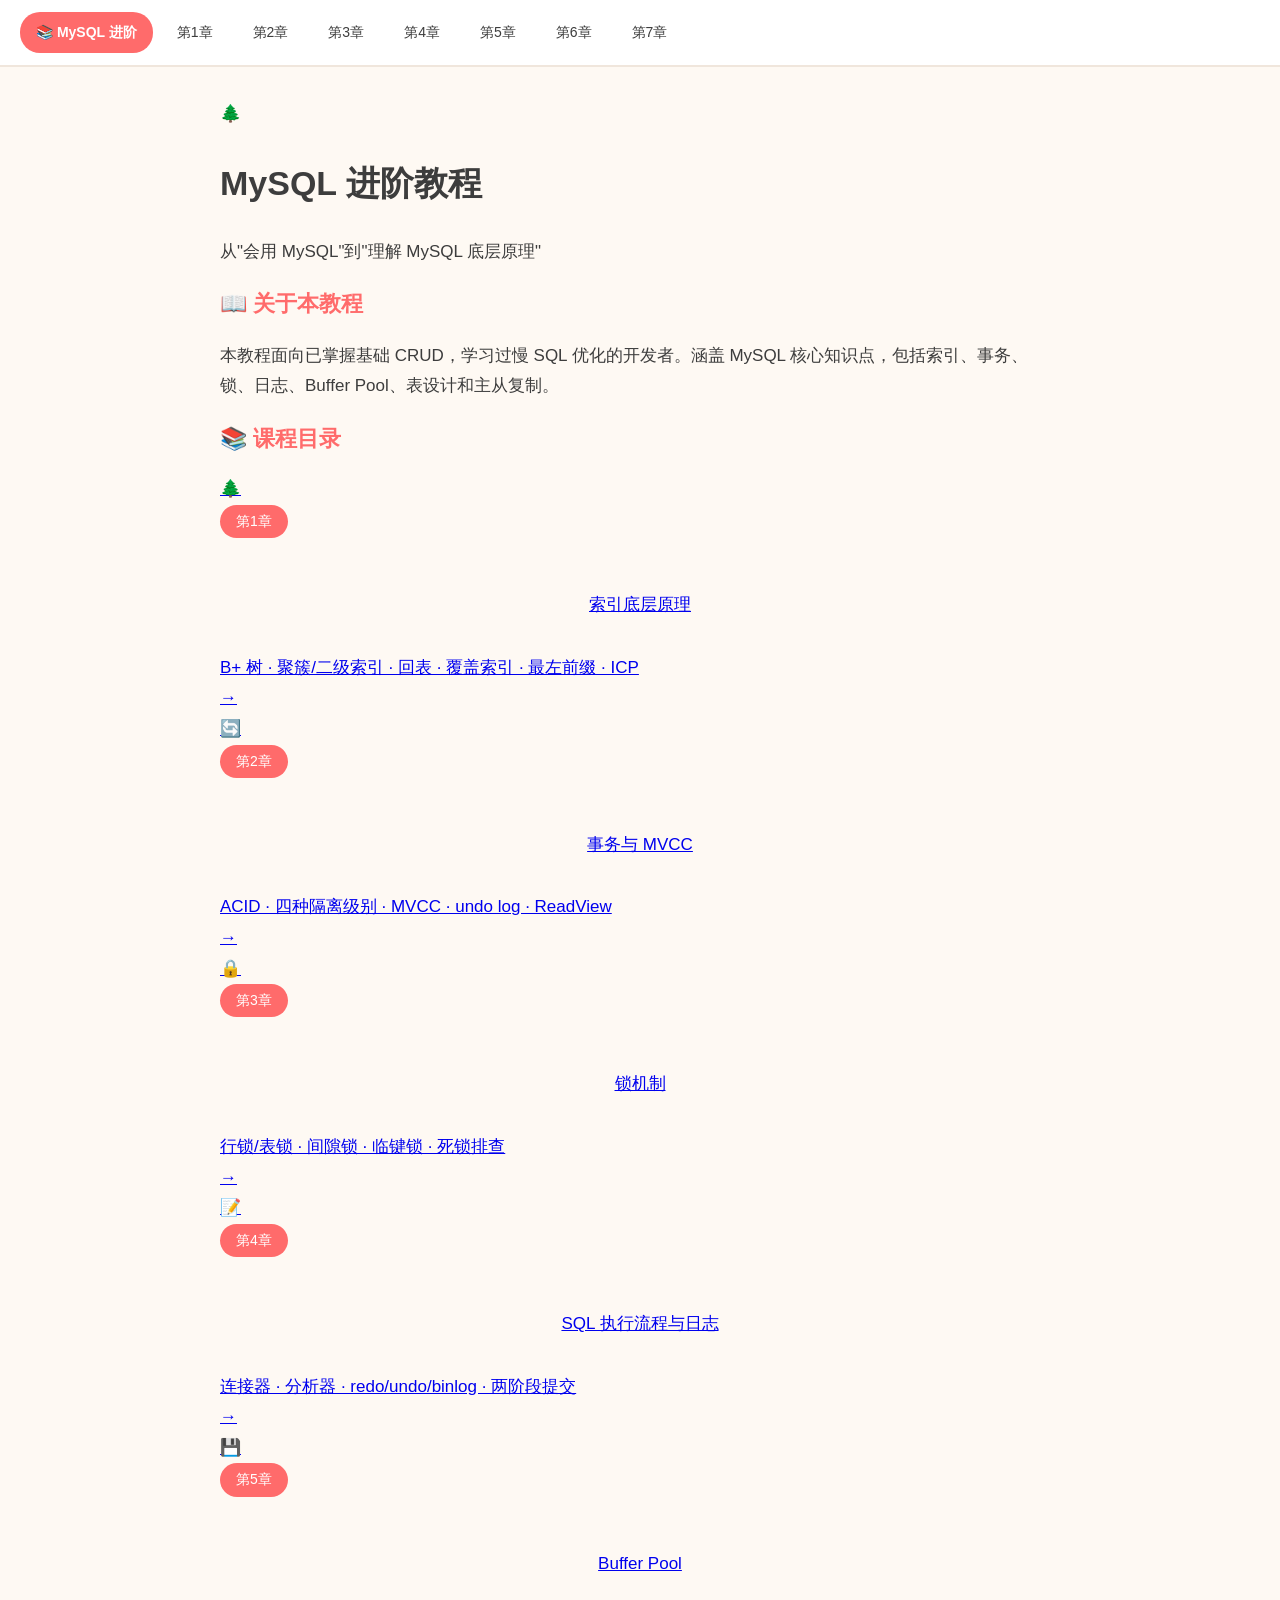
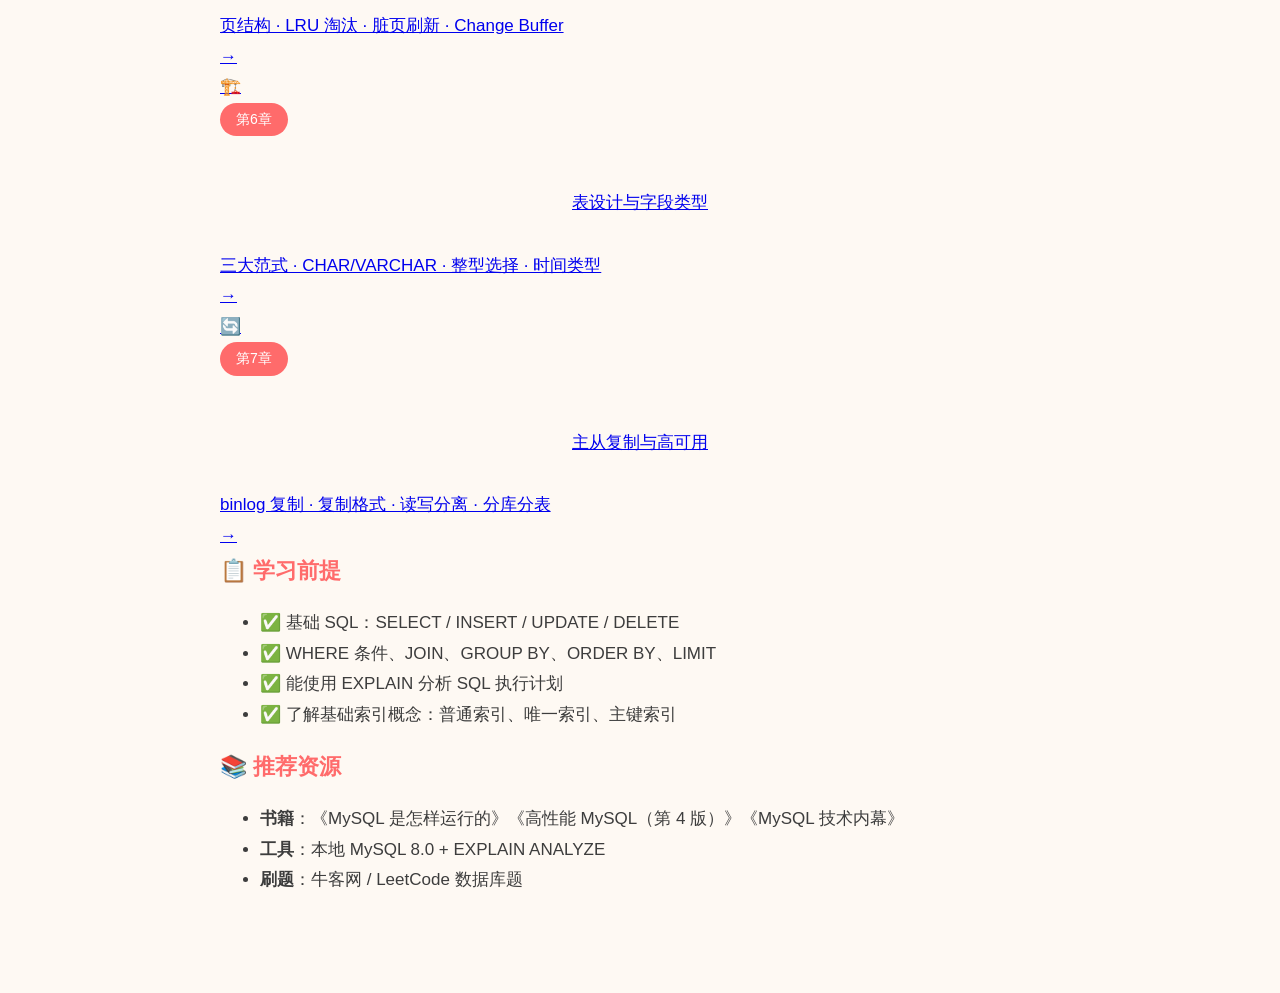
<file: index.html>
<!DOCTYPE html>
<html lang="zh-CN">
<head>
<meta charset="UTF-8">
<meta name="viewport" content="width=device-width, initial-scale=1.0">
<title>MySQL 进阶教程 - 索引底层原理</title>
<link rel="stylesheet" href="style.css">
</head>
<body>
<nav class="nav-bar">
  <a href="index.html" class="nav-home active">📚 MySQL 进阶</a>
  <a href="chapter1.html">第1章</a>
  <a href="chapter2.html">第2章</a>
  <a href="chapter3.html">第3章</a>
  <a href="chapter4.html">第4章</a>
  <a href="chapter5.html">第5章</a>
  <a href="chapter6.html">第6章</a>
  <a href="chapter7.html">第7章</a>
</nav>

<div class="container">
  <header class="hero">
    <div class="hero-emoji">🌲</div>
    <h1>MySQL 进阶教程</h1>
    <p>从"会用 MySQL"到"理解 MySQL 底层原理"</p>
  </header>

  <section class="intro">
    <h2>📖 关于本教程</h2>
    <p>本教程面向已掌握基础 CRUD，学习过慢 SQL 优化的开发者。涵盖 MySQL 核心知识点，包括索引、事务、锁、日志、Buffer Pool、表设计和主从复制。</p>
  </section>

  <section class="chapters">
    <h2>📚 课程目录</h2>

    <div class="chapter-grid">
      <a href="chapter1.html" class="chapter-card">
        <div class="chapter-icon">🌲</div>
        <div class="chapter-info">
          <div class="chapter-num">第1章</div>
          <div class="chapter-title">索引底层原理</div>
          <div class="chapter-desc">B+ 树 · 聚簇/二级索引 · 回表 · 覆盖索引 · 最左前缀 · ICP</div>
        </div>
        <div class="chapter-arrow">→</div>
      </a>

      <a href="chapter2.html" class="chapter-card">
        <div class="chapter-icon">🔄</div>
        <div class="chapter-info">
          <div class="chapter-num">第2章</div>
          <div class="chapter-title">事务与 MVCC</div>
          <div class="chapter-desc">ACID · 四种隔离级别 · MVCC · undo log · ReadView</div>
        </div>
        <div class="chapter-arrow">→</div>
      </a>

      <a href="chapter3.html" class="chapter-card">
        <div class="chapter-icon">🔒</div>
        <div class="chapter-info">
          <div class="chapter-num">第3章</div>
          <div class="chapter-title">锁机制</div>
          <div class="chapter-desc">行锁/表锁 · 间隙锁 · 临键锁 · 死锁排查</div>
        </div>
        <div class="chapter-arrow">→</div>
      </a>

      <a href="chapter4.html" class="chapter-card">
        <div class="chapter-icon">📝</div>
        <div class="chapter-info">
          <div class="chapter-num">第4章</div>
          <div class="chapter-title">SQL 执行流程与日志</div>
          <div class="chapter-desc">连接器 · 分析器 · redo/undo/binlog · 两阶段提交</div>
        </div>
        <div class="chapter-arrow">→</div>
      </a>

      <a href="chapter5.html" class="chapter-card">
        <div class="chapter-icon">💾</div>
        <div class="chapter-info">
          <div class="chapter-num">第5章</div>
          <div class="chapter-title">Buffer Pool</div>
          <div class="chapter-desc">页结构 · LRU 淘汰 · 脏页刷新 · Change Buffer</div>
        </div>
        <div class="chapter-arrow">→</div>
      </a>

      <a href="chapter6.html" class="chapter-card">
        <div class="chapter-icon">🏗️</div>
        <div class="chapter-info">
          <div class="chapter-num">第6章</div>
          <div class="chapter-title">表设计与字段类型</div>
          <div class="chapter-desc">三大范式 · CHAR/VARCHAR · 整型选择 · 时间类型</div>
        </div>
        <div class="chapter-arrow">→</div>
      </a>

      <a href="chapter7.html" class="chapter-card">
        <div class="chapter-icon">🔄</div>
        <div class="chapter-info">
          <div class="chapter-num">第7章</div>
          <div class="chapter-title">主从复制与高可用</div>
          <div class="chapter-desc">binlog 复制 · 复制格式 · 读写分离 · 分库分表</div>
        </div>
        <div class="chapter-arrow">→</div>
      </a>
    </div>
  </section>

  <section class="prerequisites">
    <h2>📋 学习前提</h2>
    <ul>
      <li>✅ 基础 SQL：SELECT / INSERT / UPDATE / DELETE</li>
      <li>✅ WHERE 条件、JOIN、GROUP BY、ORDER BY、LIMIT</li>
      <li>✅ 能使用 EXPLAIN 分析 SQL 执行计划</li>
      <li>✅ 了解基础索引概念：普通索引、唯一索引、主键索引</li>
    </ul>
  </section>

  <section class="resources">
    <h2>📚 推荐资源</h2>
    <ul>
      <li><strong>书籍</strong>：《MySQL 是怎样运行的》《高性能 MySQL（第 4 版）》《MySQL 技术内幕》</li>
      <li><strong>工具</strong>：本地 MySQL 8.0 + EXPLAIN ANALYZE</li>
      <li><strong>刷题</strong>：牛客网 / LeetCode 数据库题</li>
    </ul>
  </section>
</div>

</body>
</html>
</file>
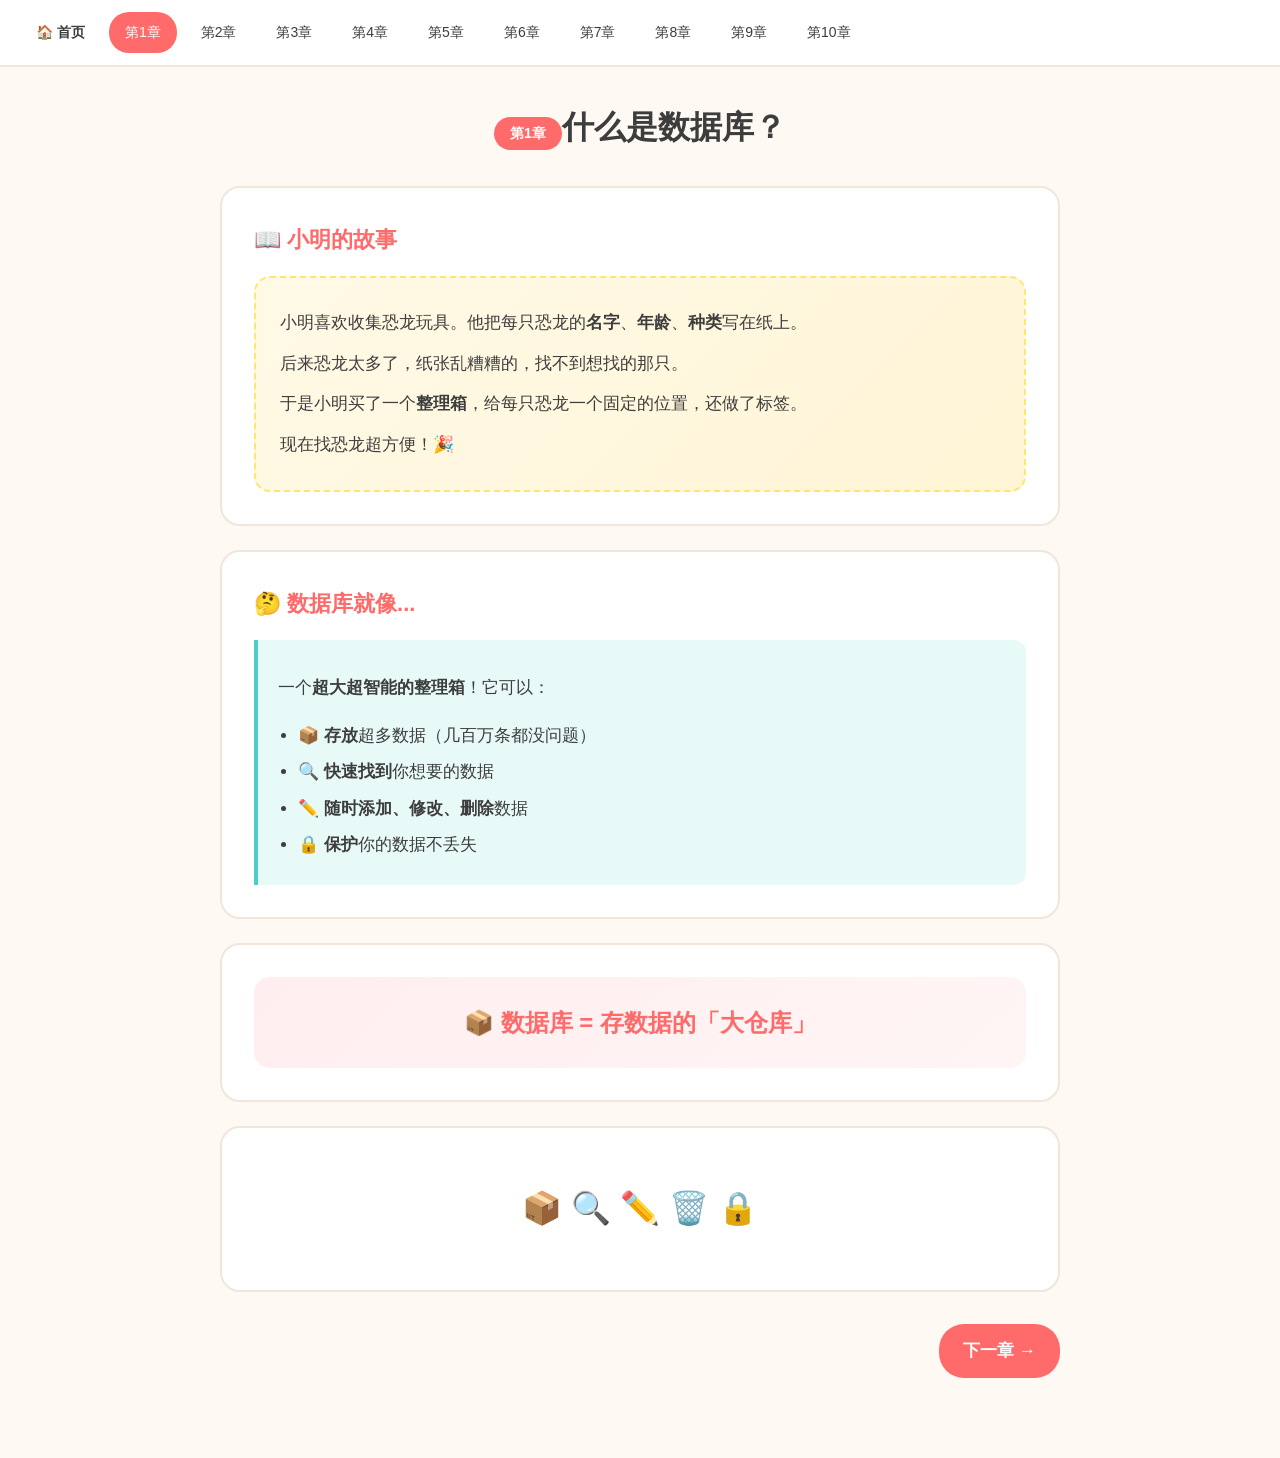
<file: chapter1.html>
<!DOCTYPE html>
<html lang="zh-CN">
<head>
<meta charset="UTF-8">
<meta name="viewport" content="width=device-width, initial-scale=1.0">
<title>第1章：什么是数据库？ - MySQL 入门</title>
<link rel="stylesheet" href="style.css">
</head>
<body>
<nav class="nav-bar">
  <a href="index.html" class="nav-home">🏠 首页</a>
  <a href="chapter1.html" class="active">第1章</a>
  <a href="chapter2.html">第2章</a>
  <a href="chapter3.html">第3章</a>
  <a href="chapter4.html">第4章</a>
  <a href="chapter5.html">第5章</a>
  <a href="chapter6.html">第6章</a>
  <a href="chapter7.html">第7章</a>
  <a href="chapter8.html">第8章</a>
  <a href="chapter9.html">第9章</a>
  <a href="chapter10.html">第10章</a>
</nav>

<div class="container">
  <h1 class="chapter-title"><span class="chapter-num">第1章</span>什么是数据库？</h1>

  <section class="content">
    <h2>📖 小明的故事</h2>
    <div class="story">
      <p>小明喜欢收集恐龙玩具。他把每只恐龙的<strong>名字</strong>、<strong>年龄</strong>、<strong>种类</strong>写在纸上。</p>
      <p>后来恐龙太多了，纸张乱糟糟的，找不到想找的那只。</p>
      <p>于是小明买了一个<strong>整理箱</strong>，给每只恐龙一个固定的位置，还做了标签。</p>
      <p>现在找恐龙超方便！🎉</p>
    </div>
  </section>

  <section class="content">
    <h2>🤔 数据库就像...</h2>
    <div class="analogy">
      <p>一个<strong>超大超智能的整理箱</strong>！它可以：</p>
      <ul>
        <li>📦 <strong>存放</strong>超多数据（几百万条都没问题）</li>
        <li>🔍 <strong>快速找到</strong>你想要的数据</li>
        <li>✏️ <strong>随时添加、修改、删除</strong>数据</li>
        <li>🔒 <strong>保护</strong>你的数据不丢失</li>
      </ul>
    </div>
  </section>

  <section class="content">
    <div class="highlight-box">
      <div class="big">📦 数据库 = 存数据的「大仓库」</div>
    </div>
  </section>

  <section class="content">
    <div class="emoji-row">📦 🔍 ✏️ 🗑️ 🔒</div>
  </section>

  <div class="nav-footer">
    <a href="chapter2.html" class="nav-btn next">下一章 →</a>
  </div>
</div>

</body>
</html>
</file>
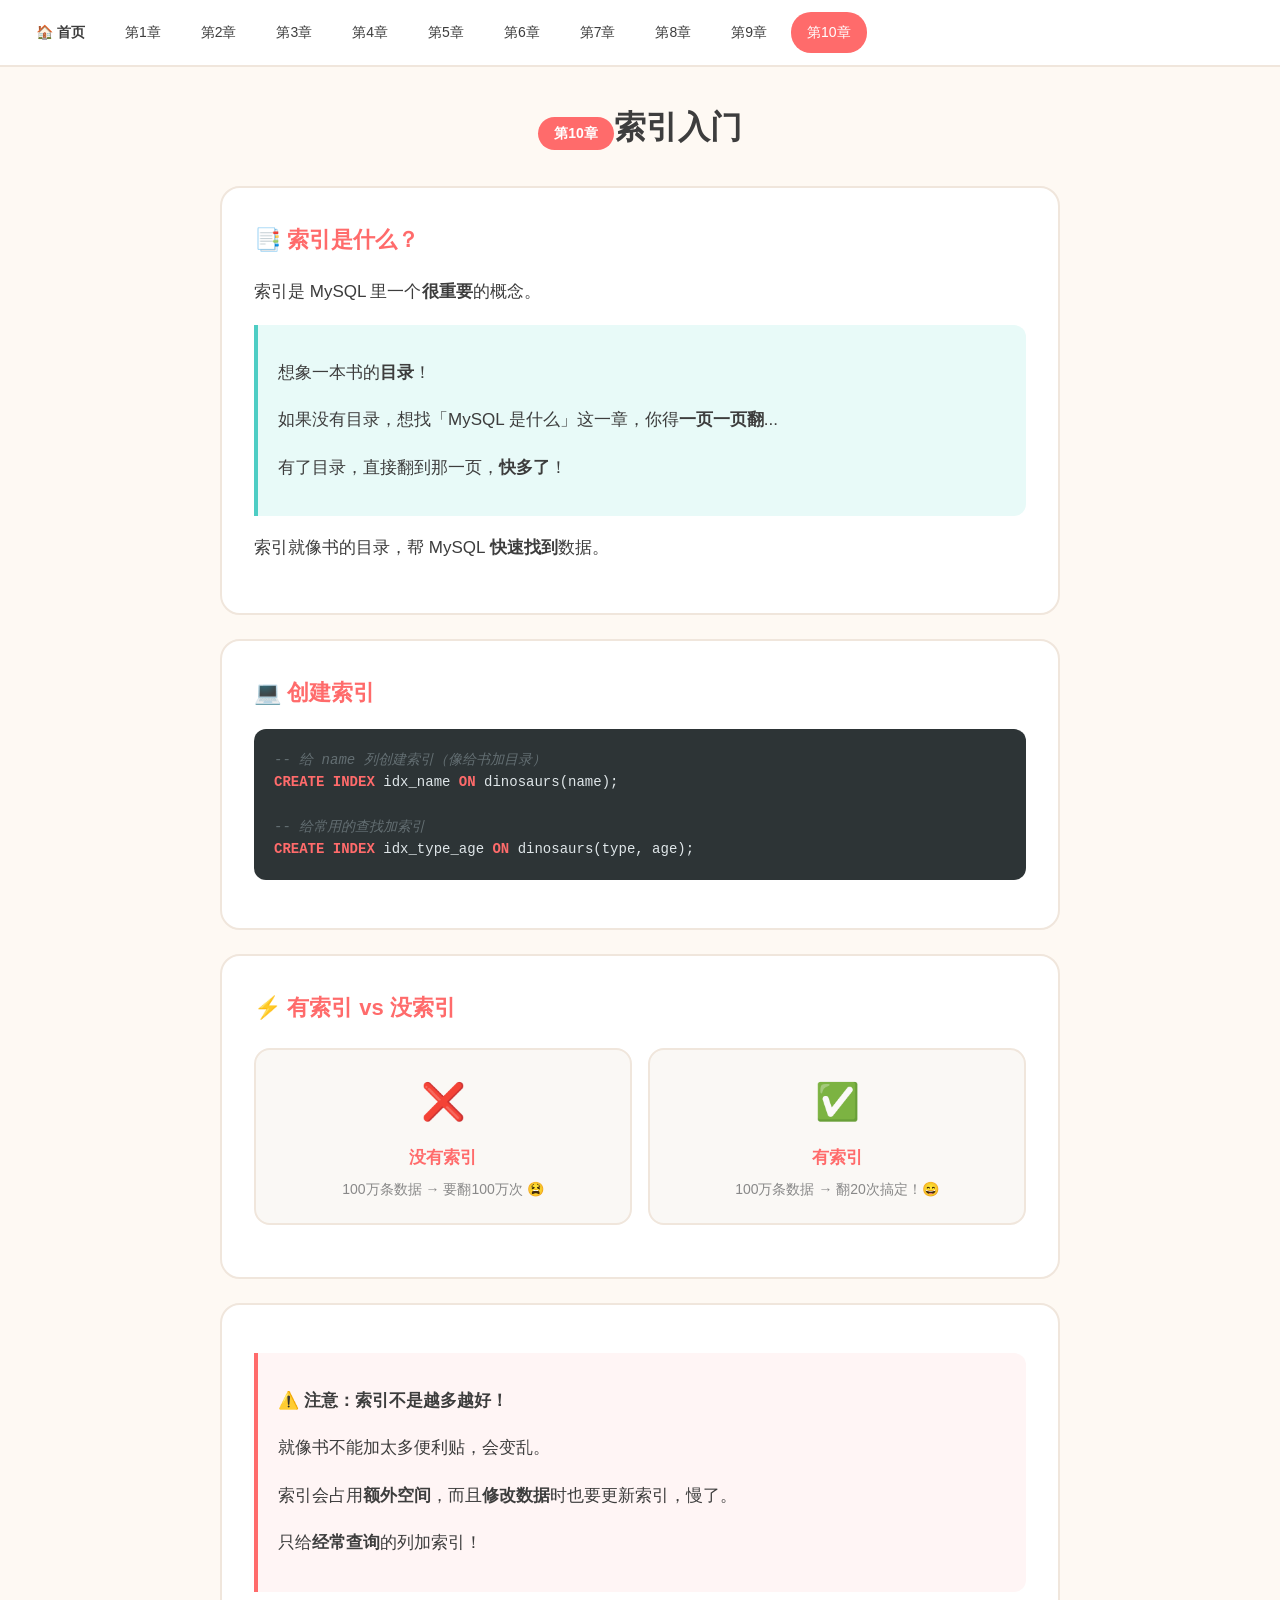
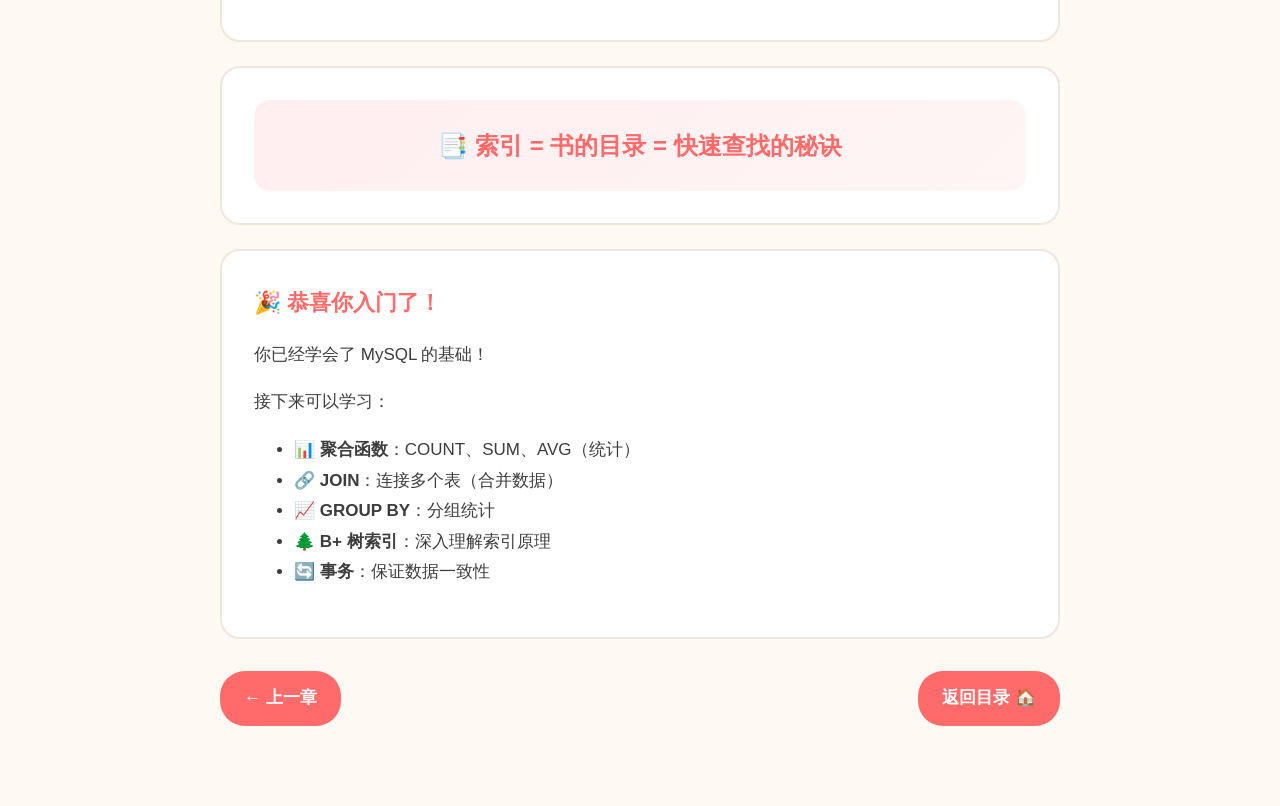
<file: chapter10.html>
<!DOCTYPE html>
<html lang="zh-CN">
<head>
<meta charset="UTF-8">
<meta name="viewport" content="width=device-width, initial-scale=1.0">
<title>第10章：索引入门 - MySQL 入门</title>
<link rel="stylesheet" href="style.css">
</head>
<body>
<nav class="nav-bar">
  <a href="index.html" class="nav-home">🏠 首页</a>
  <a href="chapter1.html">第1章</a>
  <a href="chapter2.html">第2章</a>
  <a href="chapter3.html">第3章</a>
  <a href="chapter4.html">第4章</a>
  <a href="chapter5.html">第5章</a>
  <a href="chapter6.html">第6章</a>
  <a href="chapter7.html">第7章</a>
  <a href="chapter8.html">第8章</a>
  <a href="chapter9.html">第9章</a>
  <a href="chapter10.html" class="active">第10章</a>
</nav>

<div class="container">
  <h1 class="chapter-title"><span class="chapter-num">第10章</span>索引入门</h1>

  <section class="content">
    <h2>📑 索引是什么？</h2>
    <p>索引是 MySQL 里一个<strong>很重要</strong>的概念。</p>
    <div class="analogy">
      <p>想象一本书的<strong>目录</strong>！</p>
      <p>如果没有目录，想找「MySQL 是什么」这一章，你得<strong>一页一页翻</strong>...</p>
      <p>有了目录，直接翻到那一页，<strong>快多了</strong>！</p>
    </div>
    <p>索引就像书的目录，帮 MySQL <strong>快速找到</strong>数据。</p>
  </section>

  <section class="content">
    <h2>💻 创建索引</h2>
<pre><code><span class="cm">-- 给 name 列创建索引（像给书加目录）</span>
<span class="kw">CREATE INDEX</span> idx_name <span class="kw">ON</span> dinosaurs(name);

<span class="cm">-- 给常用的查找加索引</span>
<span class="kw">CREATE INDEX</span> idx_type_age <span class="kw">ON</span> dinosaurs(type, age);</code></pre>
  </section>

  <section class="content">
    <h2>⚡ 有索引 vs 没索引</h2>
    <div class="card-grid">
      <div class="card">
        <div class="icon">❌</div>
        <div class="title">没有索引</div>
        <div class="desc">100万条数据 → 要翻100万次 😫</div>
      </div>
      <div class="card">
        <div class="icon">✅</div>
        <div class="title">有索引</div>
        <div class="desc">100万条数据 → 翻20次搞定！😄</div>
      </div>
    </div>
  </section>

  <section class="content">
    <div class="warn-box">
      <p><strong>⚠️ 注意：索引不是越多越好！</strong></p>
      <p>就像书不能加太多便利贴，会变乱。</p>
      <p>索引会占用<strong>额外空间</strong>，而且<strong>修改数据</strong>时也要更新索引，慢了。</p>
      <p>只给<strong>经常查询</strong>的列加索引！</p>
    </div>
  </section>

  <section class="content">
    <div class="highlight-box">
      <div class="big">📑 索引 = 书的目录 = 快速查找的秘诀</div>
    </div>
  </section>

  <section class="content">
    <h2>🎉 恭喜你入门了！</h2>
    <p>你已经学会了 MySQL 的基础！</p>
    <p>接下来可以学习：</p>
    <ul>
      <li>📊 <strong>聚合函数</strong>：COUNT、SUM、AVG（统计）</li>
      <li>🔗 <strong>JOIN</strong>：连接多个表（合并数据）</li>
      <li>📈 <strong>GROUP BY</strong>：分组统计</li>
      <li>🌲 <strong>B+ 树索引</strong>：深入理解索引原理</li>
      <li>🔄 <strong>事务</strong>：保证数据一致性</li>
    </ul>
  </section>

  <div class="nav-footer">
    <a href="chapter9.html" class="nav-btn">← 上一章</a>
    <a href="index.html" class="nav-btn next">返回目录 🏠</a>
  </div>
</div>

</body>
</html>
</file>
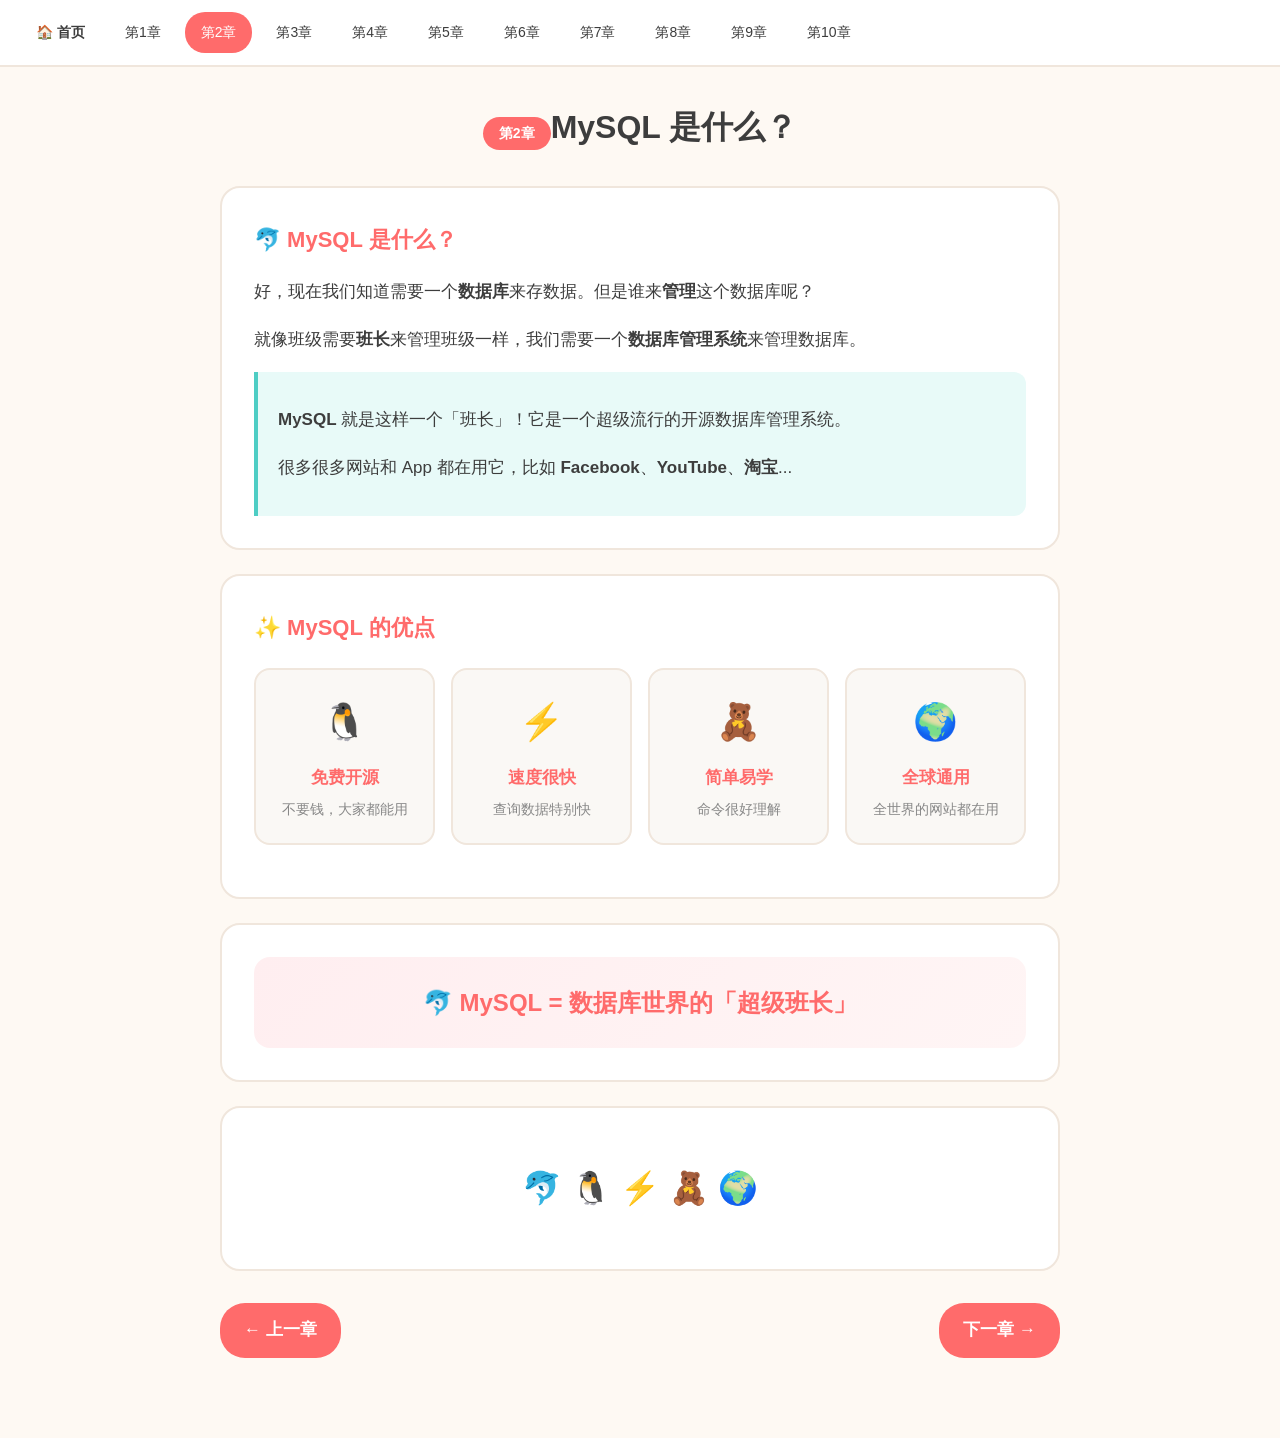
<file: chapter2.html>
<!DOCTYPE html>
<html lang="zh-CN">
<head>
<meta charset="UTF-8">
<meta name="viewport" content="width=device-width, initial-scale=1.0">
<title>第2章：MySQL 是什么？ - MySQL 入门</title>
<link rel="stylesheet" href="style.css">
</head>
<body>
<nav class="nav-bar">
  <a href="index.html" class="nav-home">🏠 首页</a>
  <a href="chapter1.html">第1章</a>
  <a href="chapter2.html" class="active">第2章</a>
  <a href="chapter3.html">第3章</a>
  <a href="chapter4.html">第4章</a>
  <a href="chapter5.html">第5章</a>
  <a href="chapter6.html">第6章</a>
  <a href="chapter7.html">第7章</a>
  <a href="chapter8.html">第8章</a>
  <a href="chapter9.html">第9章</a>
  <a href="chapter10.html">第10章</a>
</nav>

<div class="container">
  <h1 class="chapter-title"><span class="chapter-num">第2章</span>MySQL 是什么？</h1>

  <section class="content">
    <h2>🐬 MySQL 是什么？</h2>
    <p>好，现在我们知道需要一个<strong>数据库</strong>来存数据。但是谁来<strong>管理</strong>这个数据库呢？</p>
    <p>就像班级需要<strong>班长</strong>来管理班级一样，我们需要一个<strong>数据库管理系统</strong>来管理数据库。</p>
    <div class="analogy">
      <p><strong>MySQL</strong> 就是这样一个「班长」！它是一个超级流行的开源数据库管理系统。</p>
      <p>很多很多网站和 App 都在用它，比如 <strong>Facebook</strong>、<strong>YouTube</strong>、<strong>淘宝</strong>...</p>
    </div>
  </section>

  <section class="content">
    <h2>✨ MySQL 的优点</h2>
    <div class="card-grid">
      <div class="card">
        <div class="icon">🐧</div>
        <div class="title">免费开源</div>
        <div class="desc">不要钱，大家都能用</div>
      </div>
      <div class="card">
        <div class="icon">⚡</div>
        <div class="title">速度很快</div>
        <div class="desc">查询数据特别快</div>
      </div>
      <div class="card">
        <div class="icon">🧸</div>
        <div class="title">简单易学</div>
        <div class="desc">命令很好理解</div>
      </div>
      <div class="card">
        <div class="icon">🌍</div>
        <div class="title">全球通用</div>
        <div class="desc">全世界的网站都在用</div>
      </div>
    </div>
  </section>

  <section class="content">
    <div class="highlight-box">
      <div class="big">🐬 MySQL = 数据库世界的「超级班长」</div>
    </div>
  </section>

  <section class="content">
    <div class="emoji-row">🐬 🐧 ⚡ 🧸 🌍</div>
  </section>

  <div class="nav-footer">
    <a href="chapter1.html" class="nav-btn">← 上一章</a>
    <a href="chapter3.html" class="nav-btn next">下一章 →</a>
  </div>
</div>

</body>
</html>
</file>
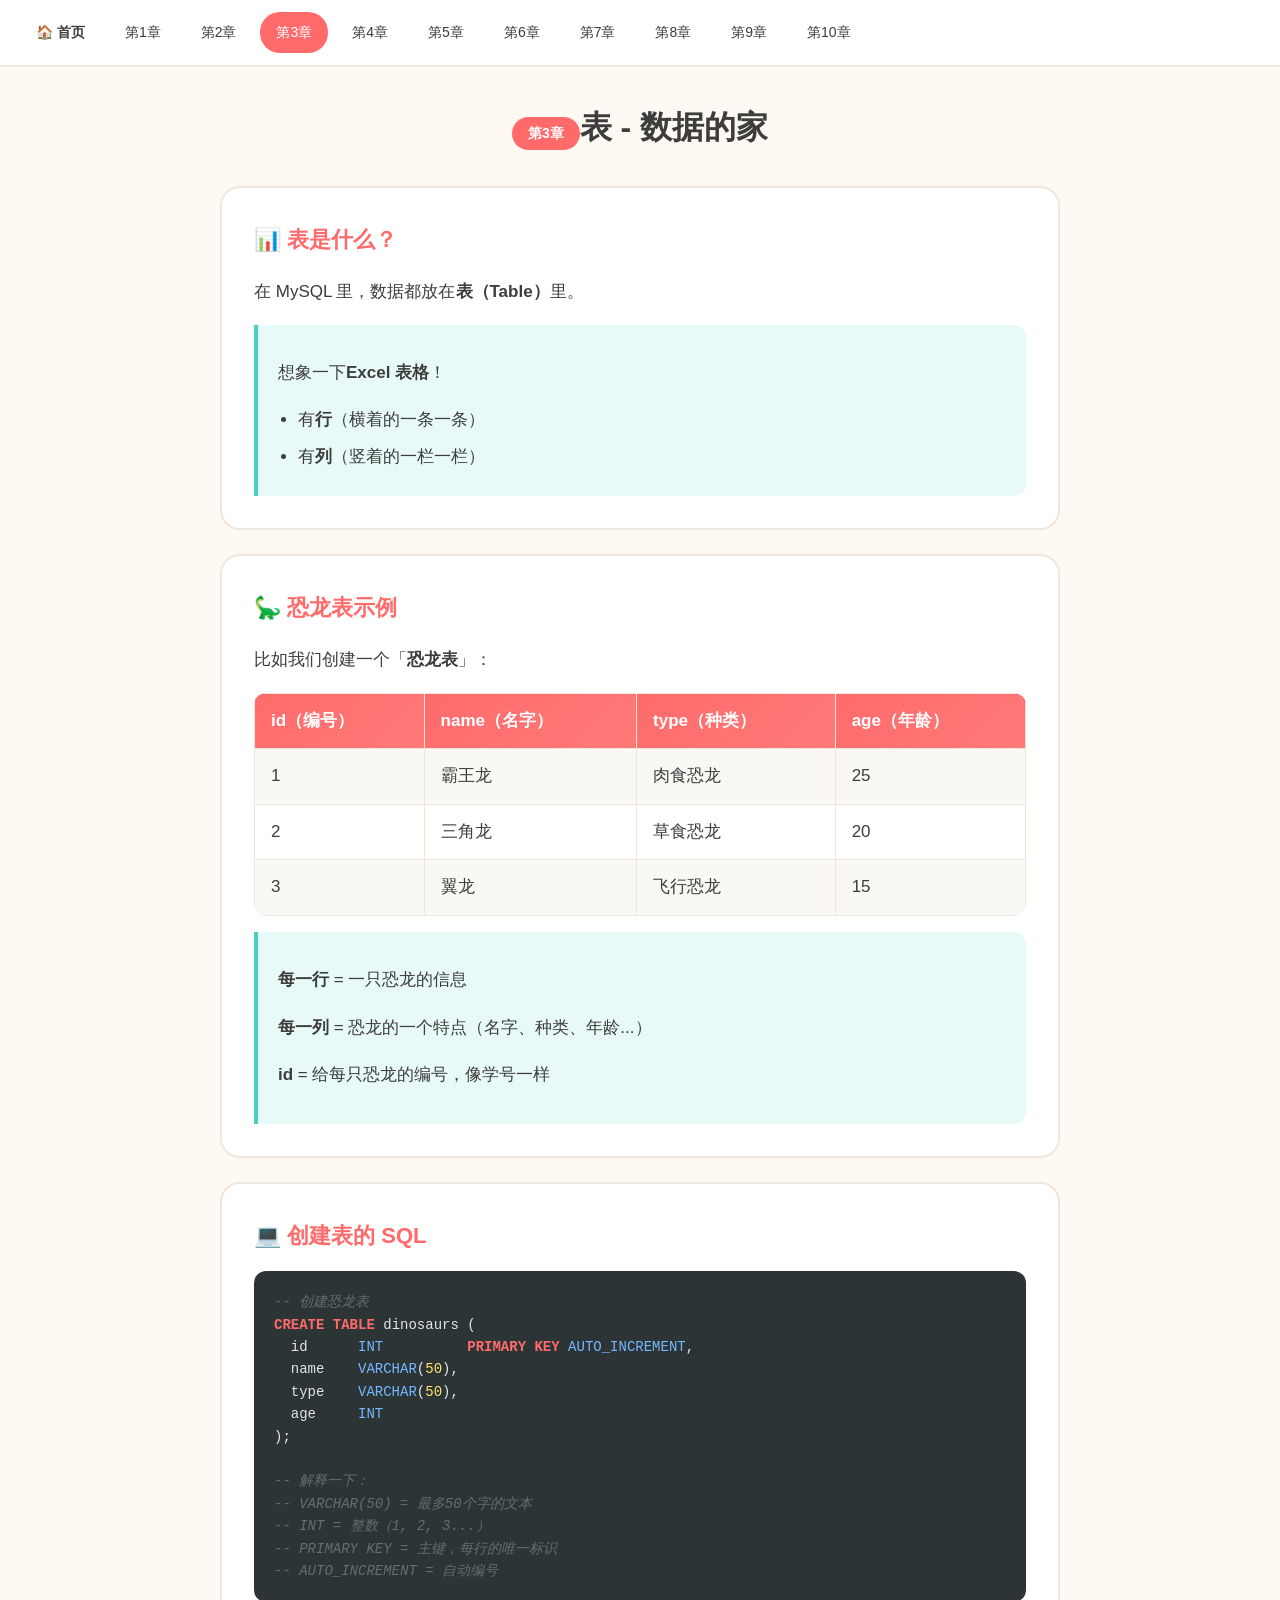
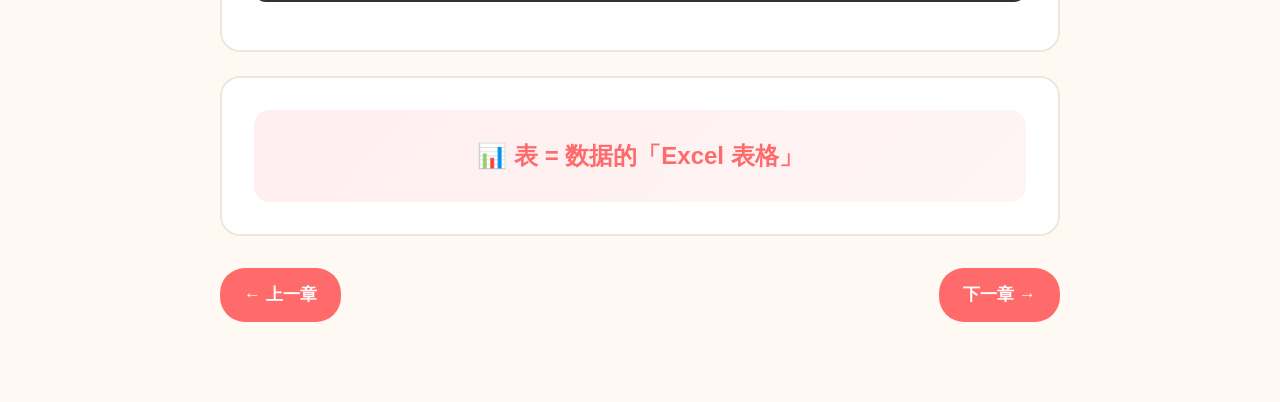
<file: chapter3.html>
<!DOCTYPE html>
<html lang="zh-CN">
<head>
<meta charset="UTF-8">
<meta name="viewport" content="width=device-width, initial-scale=1.0">
<title>第3章：表 - 数据的家 - MySQL 入门</title>
<link rel="stylesheet" href="style.css">
</head>
<body>
<nav class="nav-bar">
  <a href="index.html" class="nav-home">🏠 首页</a>
  <a href="chapter1.html">第1章</a>
  <a href="chapter2.html">第2章</a>
  <a href="chapter3.html" class="active">第3章</a>
  <a href="chapter4.html">第4章</a>
  <a href="chapter5.html">第5章</a>
  <a href="chapter6.html">第6章</a>
  <a href="chapter7.html">第7章</a>
  <a href="chapter8.html">第8章</a>
  <a href="chapter9.html">第9章</a>
  <a href="chapter10.html">第10章</a>
</nav>

<div class="container">
  <h1 class="chapter-title"><span class="chapter-num">第3章</span>表 - 数据的家</h1>

  <section class="content">
    <h2>📊 表是什么？</h2>
    <p>在 MySQL 里，数据都放在<strong>表（Table）</strong>里。</p>
    <div class="analogy">
      <p>想象一下<strong>Excel 表格</strong>！</p>
      <ul>
        <li>有<strong>行</strong>（横着的一条一条）</li>
        <li>有<strong>列</strong>（竖着的一栏一栏）</li>
      </ul>
    </div>
  </section>

  <section class="content">
    <h2>🦕 恐龙表示例</h2>
    <p>比如我们创建一个「<strong>恐龙表</strong>」：</p>
    <table>
      <tr><th>id（编号）</th><th>name（名字）</th><th>type（种类）</th><th>age（年龄）</th></tr>
      <tr><td>1</td><td>霸王龙</td><td>肉食恐龙</td><td>25</td></tr>
      <tr><td>2</td><td>三角龙</td><td>草食恐龙</td><td>20</td></tr>
      <tr><td>3</td><td>翼龙</td><td>飞行恐龙</td><td>15</td></tr>
    </table>
    <div class="analogy">
      <p><strong>每一行</strong> = 一只恐龙的信息</p>
      <p><strong>每一列</strong> = 恐龙的一个特点（名字、种类、年龄...）</p>
      <p><strong>id</strong> = 给每只恐龙的编号，像学号一样</p>
    </div>
  </section>

  <section class="content">
    <h2>💻 创建表的 SQL</h2>
<pre><code><span class="cm">-- 创建恐龙表</span>
<span class="kw">CREATE TABLE</span> dinosaurs (
  id      <span class="fn">INT</span>          <span class="kw">PRIMARY KEY</span> <span class="fn">AUTO_INCREMENT</span>,
  name    <span class="fn">VARCHAR</span>(<span class="num">50</span>),
  type    <span class="fn">VARCHAR</span>(<span class="num">50</span>),
  age     <span class="fn">INT</span>
);

<span class="cm">-- 解释一下：</span>
<span class="cm">-- VARCHAR(50) = 最多50个字的文本</span>
<span class="cm">-- INT = 整数（1, 2, 3...）</span>
<span class="cm">-- PRIMARY KEY = 主键，每行的唯一标识</span>
<span class="cm">-- AUTO_INCREMENT = 自动编号</span></code></pre>
  </section>

  <section class="content">
    <div class="highlight-box">
      <div class="big">📊 表 = 数据的「Excel 表格」</div>
    </div>
  </section>

  <div class="nav-footer">
    <a href="chapter2.html" class="nav-btn">← 上一章</a>
    <a href="chapter4.html" class="nav-btn next">下一章 →</a>
  </div>
</div>

</body>
</html>
</file>
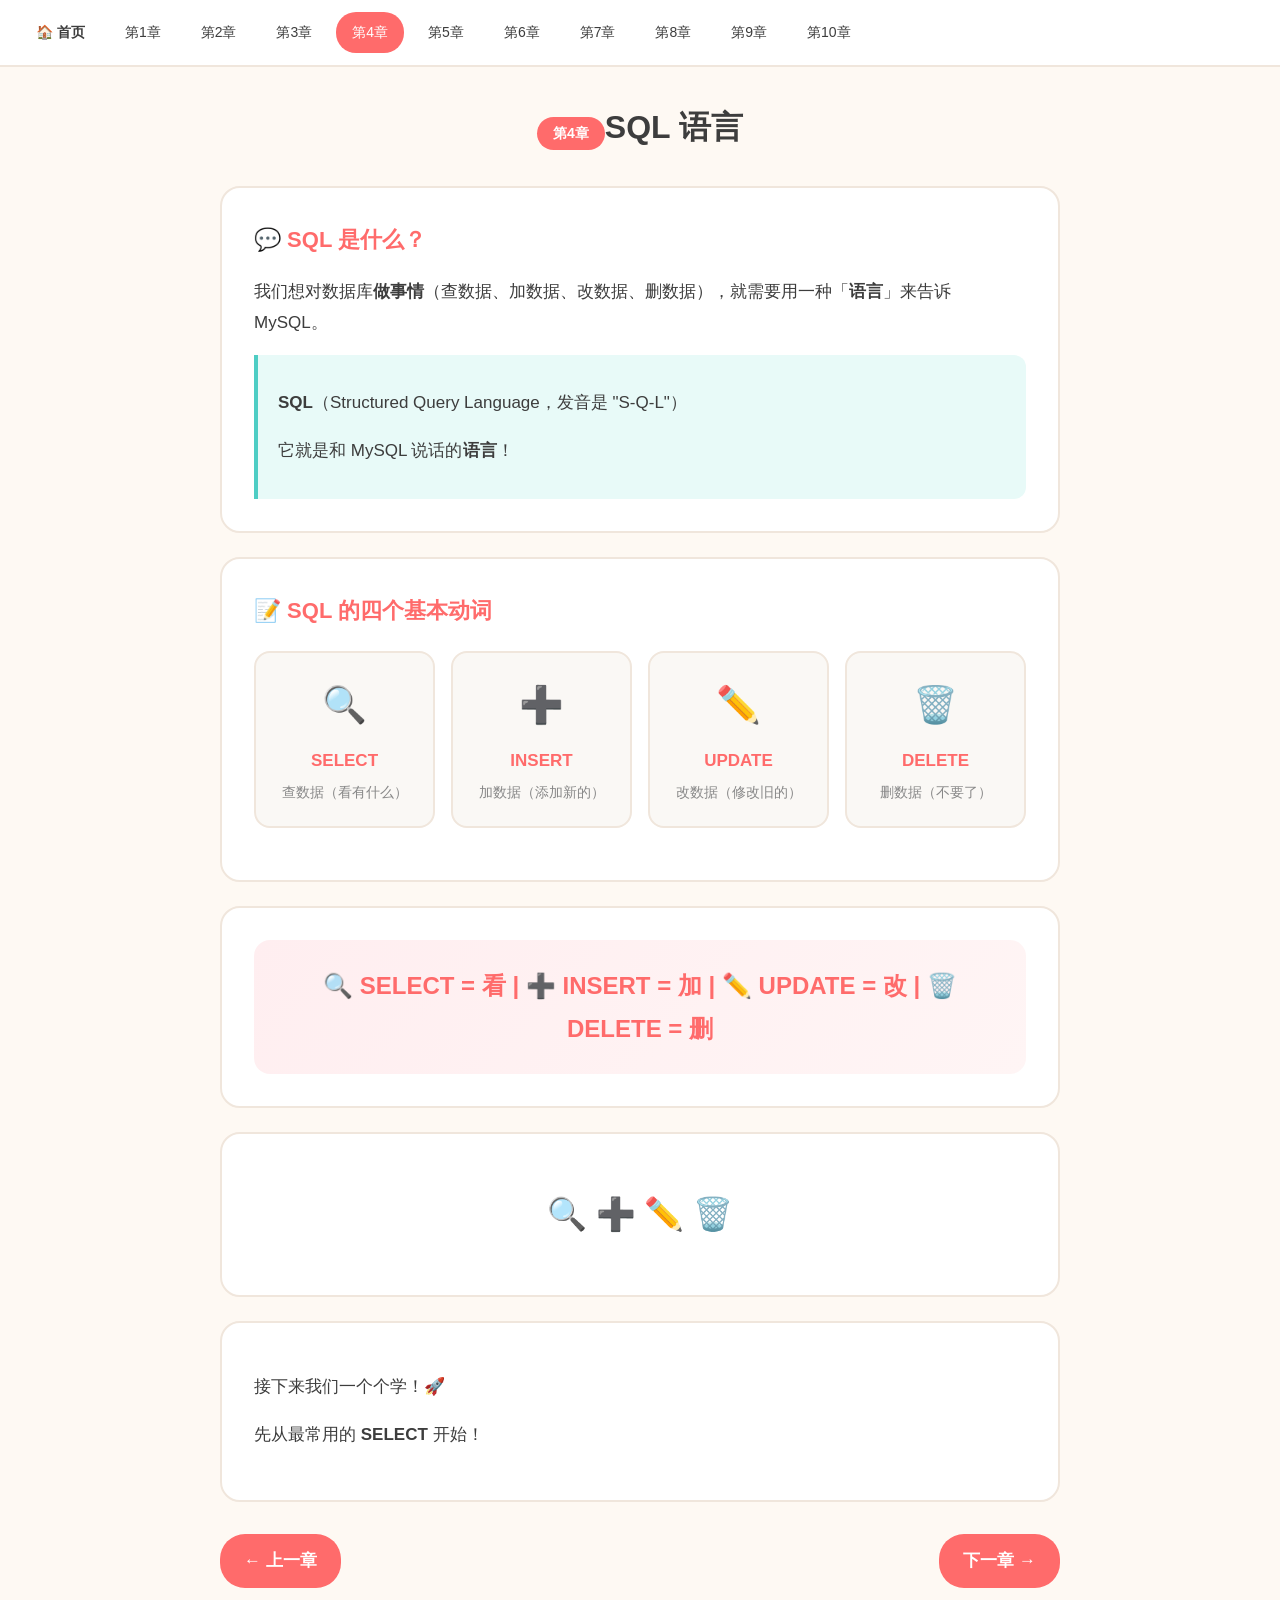
<file: chapter4.html>
<!DOCTYPE html>
<html lang="zh-CN">
<head>
<meta charset="UTF-8">
<meta name="viewport" content="width=device-width, initial-scale=1.0">
<title>第4章：SQL 语言 - MySQL 入门</title>
<link rel="stylesheet" href="style.css">
</head>
<body>
<nav class="nav-bar">
  <a href="index.html" class="nav-home">🏠 首页</a>
  <a href="chapter1.html">第1章</a>
  <a href="chapter2.html">第2章</a>
  <a href="chapter3.html">第3章</a>
  <a href="chapter4.html" class="active">第4章</a>
  <a href="chapter5.html">第5章</a>
  <a href="chapter6.html">第6章</a>
  <a href="chapter7.html">第7章</a>
  <a href="chapter8.html">第8章</a>
  <a href="chapter9.html">第9章</a>
  <a href="chapter10.html">第10章</a>
</nav>

<div class="container">
  <h1 class="chapter-title"><span class="chapter-num">第4章</span>SQL 语言</h1>

  <section class="content">
    <h2>💬 SQL 是什么？</h2>
    <p>我们想对数据库<strong>做事情</strong>（查数据、加数据、改数据、删数据），就需要用一种「<strong>语言</strong>」来告诉 MySQL。</p>
    <div class="analogy">
      <p><strong>SQL</strong>（Structured Query Language，发音是 "S-Q-L"）</p>
      <p>它就是和 MySQL 说话的<strong>语言</strong>！</p>
    </div>
  </section>

  <section class="content">
    <h2>📝 SQL 的四个基本动词</h2>
    <div class="card-grid">
      <div class="card">
        <div class="icon">🔍</div>
        <div class="title">SELECT</div>
        <div class="desc">查数据（看有什么）</div>
      </div>
      <div class="card">
        <div class="icon">➕</div>
        <div class="title">INSERT</div>
        <div class="desc">加数据（添加新的）</div>
      </div>
      <div class="card">
        <div class="icon">✏️</div>
        <div class="title">UPDATE</div>
        <div class="desc">改数据（修改旧的）</div>
      </div>
      <div class="card">
        <div class="icon">🗑️</div>
        <div class="title">DELETE</div>
        <div class="desc">删数据（不要了）</div>
      </div>
    </div>
  </section>

  <section class="content">
    <div class="highlight-box">
      <div class="big">🔍 SELECT = 看 | ➕ INSERT = 加 | ✏️ UPDATE = 改 | 🗑️ DELETE = 删</div>
    </div>
  </section>

  <section class="content">
    <div class="emoji-row">🔍 ➕ ✏️ 🗑️</div>
  </section>

  <section class="content">
    <p>接下来我们一个个学！🚀</p>
    <p>先从最常用的 <strong>SELECT</strong> 开始！</p>
  </section>

  <div class="nav-footer">
    <a href="chapter3.html" class="nav-btn">← 上一章</a>
    <a href="chapter5.html" class="nav-btn next">下一章 →</a>
  </div>
</div>

</body>
</html>
</file>
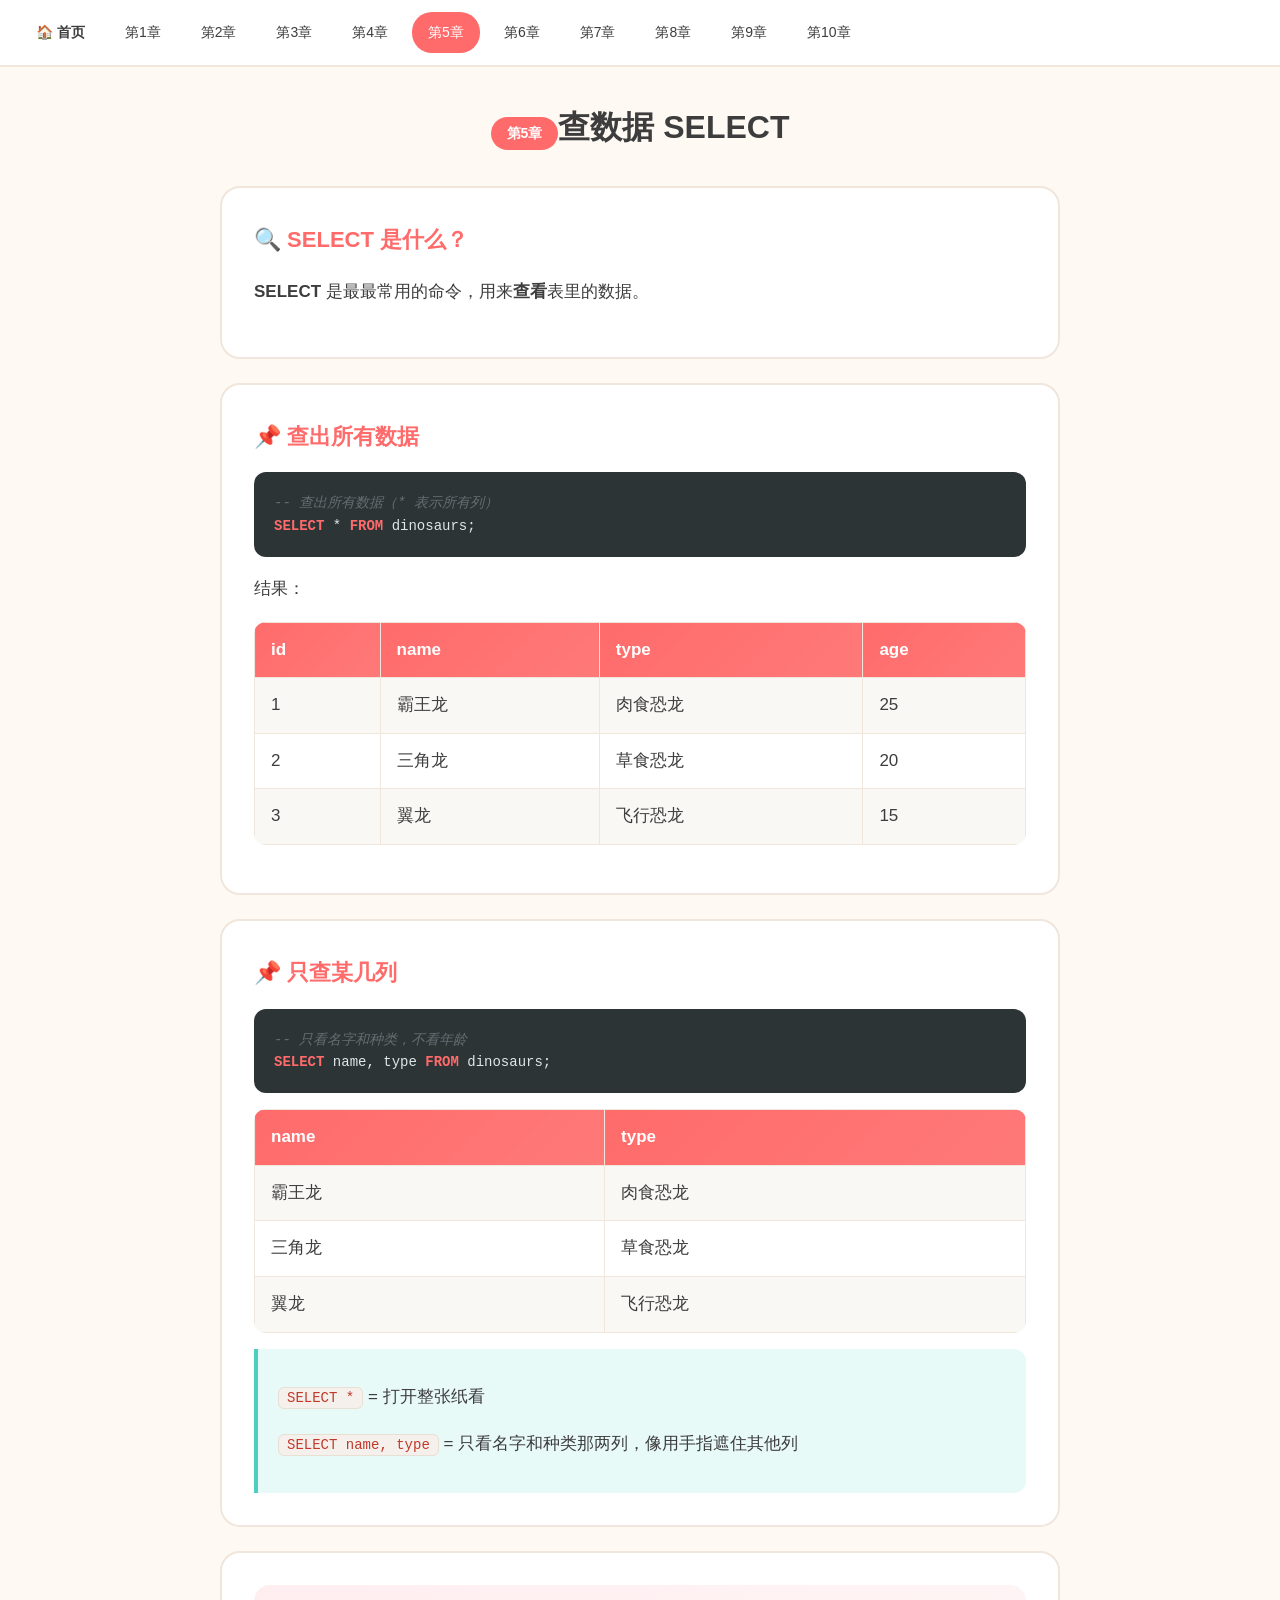
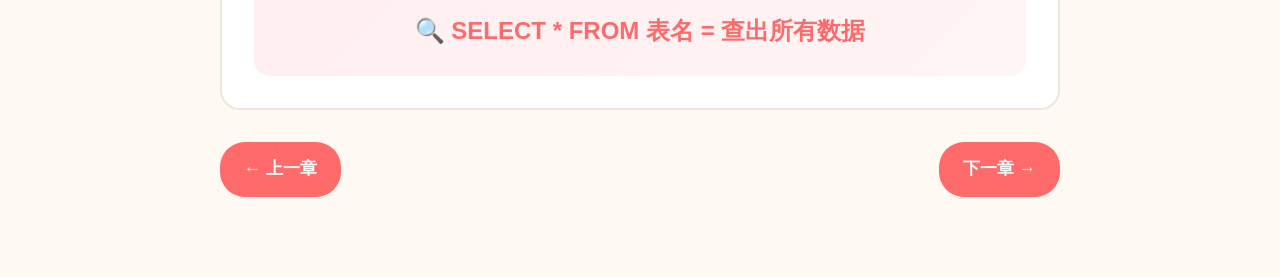
<file: chapter5.html>
<!DOCTYPE html>
<html lang="zh-CN">
<head>
<meta charset="UTF-8">
<meta name="viewport" content="width=device-width, initial-scale=1.0">
<title>第5章：查数据 SELECT - MySQL 入门</title>
<link rel="stylesheet" href="style.css">
</head>
<body>
<nav class="nav-bar">
  <a href="index.html" class="nav-home">🏠 首页</a>
  <a href="chapter1.html">第1章</a>
  <a href="chapter2.html">第2章</a>
  <a href="chapter3.html">第3章</a>
  <a href="chapter4.html">第4章</a>
  <a href="chapter5.html" class="active">第5章</a>
  <a href="chapter6.html">第6章</a>
  <a href="chapter7.html">第7章</a>
  <a href="chapter8.html">第8章</a>
  <a href="chapter9.html">第9章</a>
  <a href="chapter10.html">第10章</a>
</nav>

<div class="container">
  <h1 class="chapter-title"><span class="chapter-num">第5章</span>查数据 SELECT</h1>

  <section class="content">
    <h2>🔍 SELECT 是什么？</h2>
    <p><strong>SELECT</strong> 是最最常用的命令，用来<strong>查看</strong>表里的数据。</p>
  </section>

  <section class="content">
    <h2>📌 查出所有数据</h2>
<pre><code><span class="cm">-- 查出所有数据（* 表示所有列）</span>
<span class="kw">SELECT</span> * <span class="kw">FROM</span> dinosaurs;</code></pre>
    <p>结果：</p>
    <table>
      <tr><th>id</th><th>name</th><th>type</th><th>age</th></tr>
      <tr><td>1</td><td>霸王龙</td><td>肉食恐龙</td><td>25</td></tr>
      <tr><td>2</td><td>三角龙</td><td>草食恐龙</td><td>20</td></tr>
      <tr><td>3</td><td>翼龙</td><td>飞行恐龙</td><td>15</td></tr>
    </table>
  </section>

  <section class="content">
    <h2>📌 只查某几列</h2>
<pre><code><span class="cm">-- 只看名字和种类，不看年龄</span>
<span class="kw">SELECT</span> name, type <span class="kw">FROM</span> dinosaurs;</code></pre>
    <table>
      <tr><th>name</th><th>type</th></tr>
      <tr><td>霸王龙</td><td>肉食恐龙</td></tr>
      <tr><td>三角龙</td><td>草食恐龙</td></tr>
      <tr><td>翼龙</td><td>飞行恐龙</td></tr>
    </table>
    <div class="analogy">
      <p><code>SELECT *</code> = 打开整张纸看</p>
      <p><code>SELECT name, type</code> = 只看名字和种类那两列，像用手指遮住其他列</p>
    </div>
  </section>

  <section class="content">
    <div class="highlight-box">
      <div class="big">🔍 SELECT * FROM 表名 = 查出所有数据</div>
    </div>
  </section>

  <div class="nav-footer">
    <a href="chapter4.html" class="nav-btn">← 上一章</a>
    <a href="chapter6.html" class="nav-btn next">下一章 →</a>
  </div>
</div>

</body>
</html>
</file>
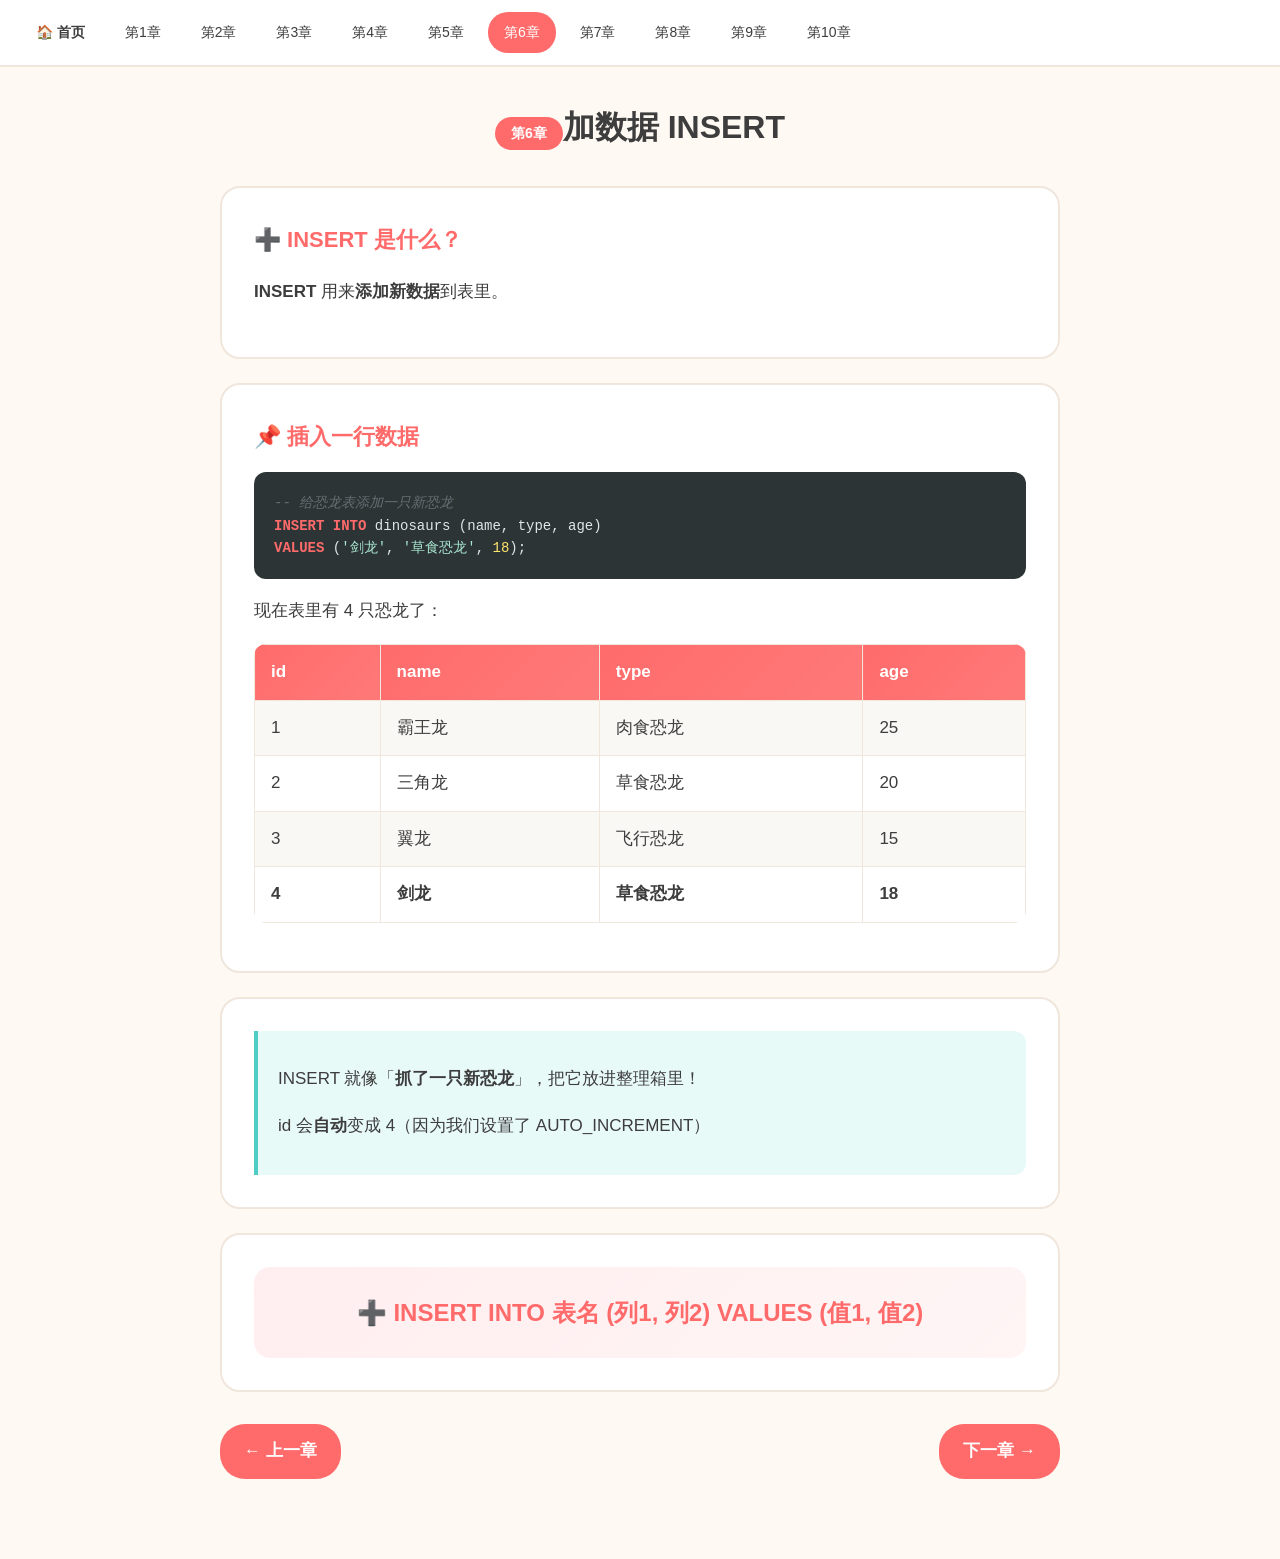
<file: chapter6.html>
<!DOCTYPE html>
<html lang="zh-CN">
<head>
<meta charset="UTF-8">
<meta name="viewport" content="width=device-width, initial-scale=1.0">
<title>第6章：加数据 INSERT - MySQL 入门</title>
<link rel="stylesheet" href="style.css">
</head>
<body>
<nav class="nav-bar">
  <a href="index.html" class="nav-home">🏠 首页</a>
  <a href="chapter1.html">第1章</a>
  <a href="chapter2.html">第2章</a>
  <a href="chapter3.html">第3章</a>
  <a href="chapter4.html">第4章</a>
  <a href="chapter5.html">第5章</a>
  <a href="chapter6.html" class="active">第6章</a>
  <a href="chapter7.html">第7章</a>
  <a href="chapter8.html">第8章</a>
  <a href="chapter9.html">第9章</a>
  <a href="chapter10.html">第10章</a>
</nav>

<div class="container">
  <h1 class="chapter-title"><span class="chapter-num">第6章</span>加数据 INSERT</h1>

  <section class="content">
    <h2>➕ INSERT 是什么？</h2>
    <p><strong>INSERT</strong> 用来<strong>添加新数据</strong>到表里。</p>
  </section>

  <section class="content">
    <h2>📌 插入一行数据</h2>
<pre><code><span class="cm">-- 给恐龙表添加一只新恐龙</span>
<span class="kw">INSERT INTO</span> dinosaurs (name, type, age)
<span class="kw">VALUES</span> (<span class="str">'剑龙'</span>, <span class="str">'草食恐龙'</span>, <span class="num">18</span>);</code></pre>
    <p>现在表里有 4 只恐龙了：</p>
    <table>
      <tr><th>id</th><th>name</th><th>type</th><th>age</th></tr>
      <tr><td>1</td><td>霸王龙</td><td>肉食恐龙</td><td>25</td></tr>
      <tr><td>2</td><td>三角龙</td><td>草食恐龙</td><td>20</td></tr>
      <tr><td>3</td><td>翼龙</td><td>飞行恐龙</td><td>15</td></tr>
      <tr><td><strong>4</strong></td><td><strong>剑龙</strong></td><td><strong>草食恐龙</strong></td><td><strong>18</strong></td></tr>
    </table>
  </section>

  <section class="content">
    <div class="analogy">
      <p>INSERT 就像「<strong>抓了一只新恐龙</strong>」，把它放进整理箱里！</p>
      <p>id 会<strong>自动</strong>变成 4（因为我们设置了 AUTO_INCREMENT）</p>
    </div>
  </section>

  <section class="content">
    <div class="highlight-box">
      <div class="big">➕ INSERT INTO 表名 (列1, 列2) VALUES (值1, 值2)</div>
    </div>
  </section>

  <div class="nav-footer">
    <a href="chapter5.html" class="nav-btn">← 上一章</a>
    <a href="chapter7.html" class="nav-btn next">下一章 →</a>
  </div>
</div>

</body>
</html>
</file>
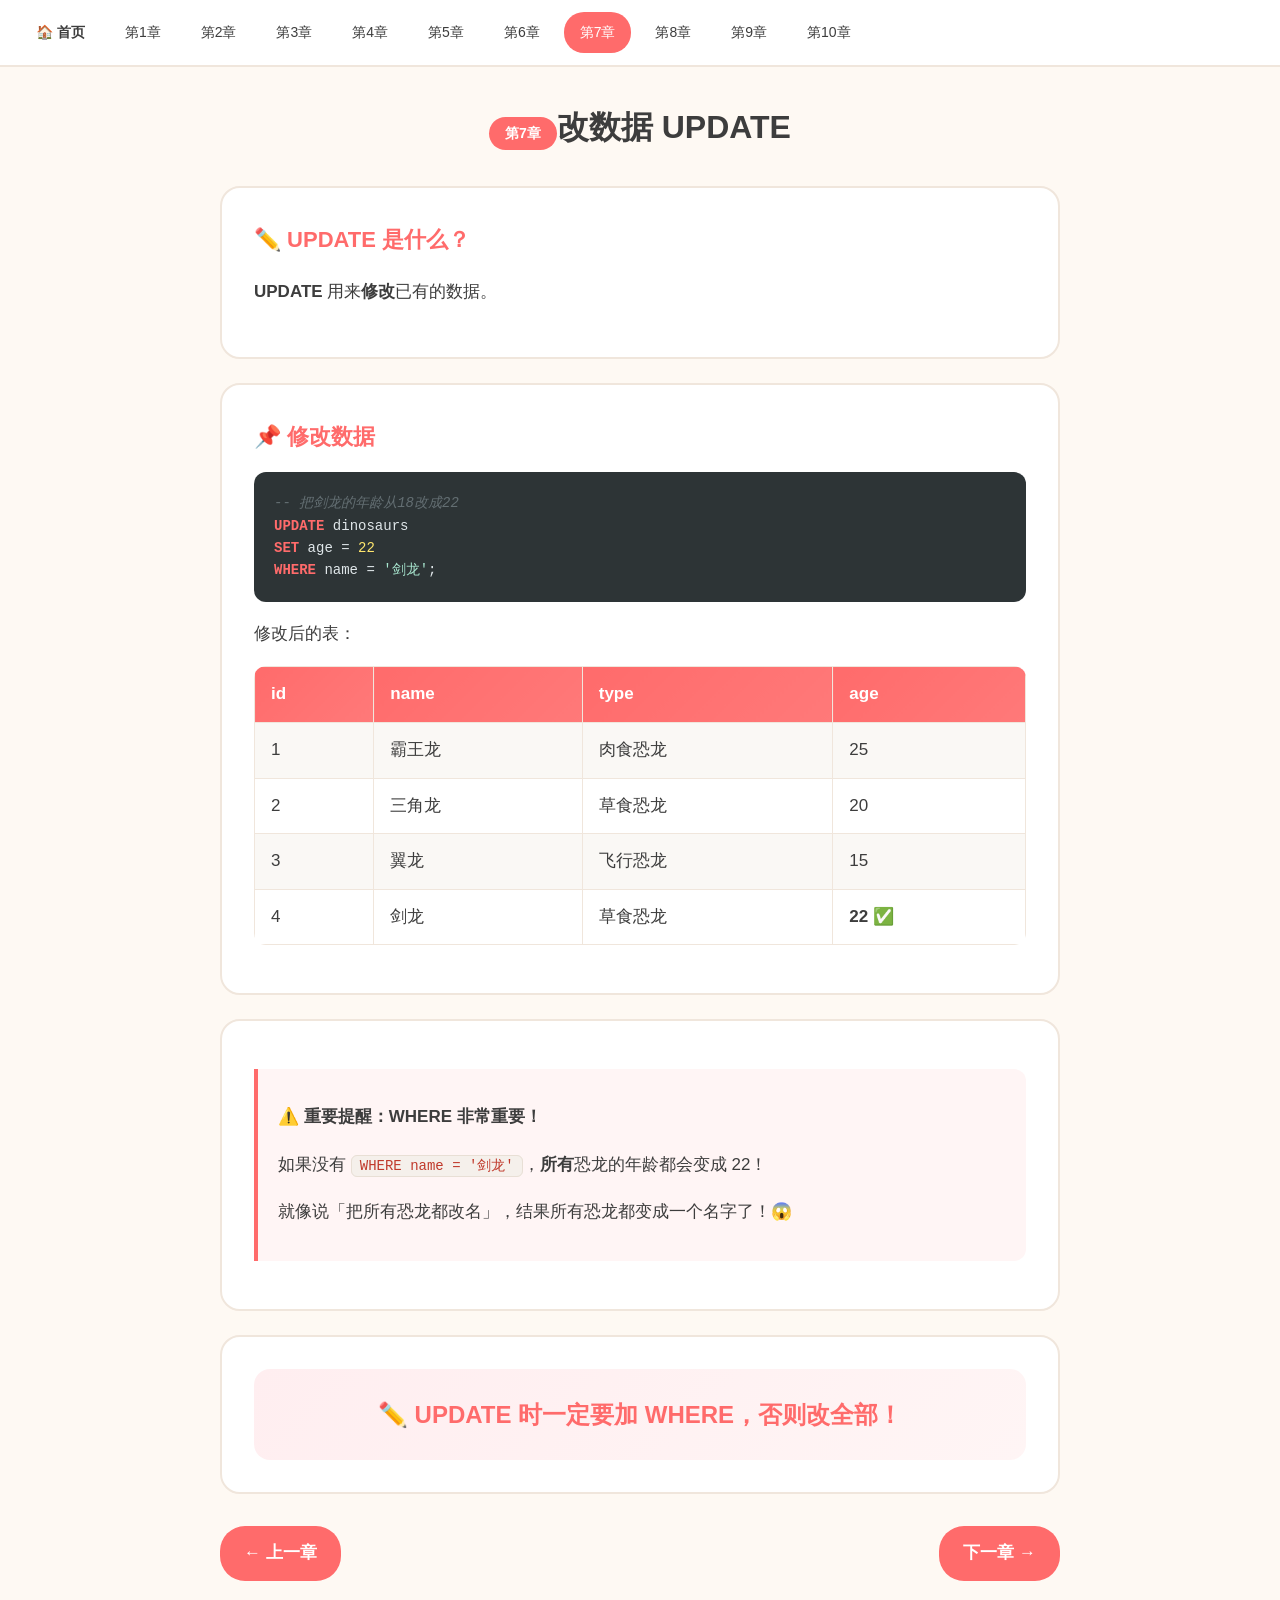
<file: chapter7.html>
<!DOCTYPE html>
<html lang="zh-CN">
<head>
<meta charset="UTF-8">
<meta name="viewport" content="width=device-width, initial-scale=1.0">
<title>第7章：改数据 UPDATE - MySQL 入门</title>
<link rel="stylesheet" href="style.css">
</head>
<body>
<nav class="nav-bar">
  <a href="index.html" class="nav-home">🏠 首页</a>
  <a href="chapter1.html">第1章</a>
  <a href="chapter2.html">第2章</a>
  <a href="chapter3.html">第3章</a>
  <a href="chapter4.html">第4章</a>
  <a href="chapter5.html">第5章</a>
  <a href="chapter6.html">第6章</a>
  <a href="chapter7.html" class="active">第7章</a>
  <a href="chapter8.html">第8章</a>
  <a href="chapter9.html">第9章</a>
  <a href="chapter10.html">第10章</a>
</nav>

<div class="container">
  <h1 class="chapter-title"><span class="chapter-num">第7章</span>改数据 UPDATE</h1>

  <section class="content">
    <h2>✏️ UPDATE 是什么？</h2>
    <p><strong>UPDATE</strong> 用来<strong>修改</strong>已有的数据。</p>
  </section>

  <section class="content">
    <h2>📌 修改数据</h2>
<pre><code><span class="cm">-- 把剑龙的年龄从18改成22</span>
<span class="kw">UPDATE</span> dinosaurs
<span class="kw">SET</span> age = <span class="num">22</span>
<span class="kw">WHERE</span> name = <span class="str">'剑龙'</span>;</code></pre>
    <p>修改后的表：</p>
    <table>
      <tr><th>id</th><th>name</th><th>type</th><th>age</th></tr>
      <tr><td>1</td><td>霸王龙</td><td>肉食恐龙</td><td>25</td></tr>
      <tr><td>2</td><td>三角龙</td><td>草食恐龙</td><td>20</td></tr>
      <tr><td>3</td><td>翼龙</td><td>飞行恐龙</td><td>15</td></tr>
      <tr><td>4</td><td>剑龙</td><td>草食恐龙</td><td><strong>22</strong> ✅</td></tr>
    </table>
  </section>

  <section class="content">
    <div class="warn-box">
      <p><strong>⚠️ 重要提醒：WHERE 非常重要！</strong></p>
      <p>如果没有 <code>WHERE name = '剑龙'</code>，<strong>所有</strong>恐龙的年龄都会变成 22！</p>
      <p>就像说「把所有恐龙都改名」，结果所有恐龙都变成一个名字了！😱</p>
    </div>
  </section>

  <section class="content">
    <div class="highlight-box">
      <div class="big">✏️ UPDATE 时一定要加 WHERE，否则改全部！</div>
    </div>
  </section>

  <div class="nav-footer">
    <a href="chapter6.html" class="nav-btn">← 上一章</a>
    <a href="chapter8.html" class="nav-btn next">下一章 →</a>
  </div>
</div>

</body>
</html>
</file>
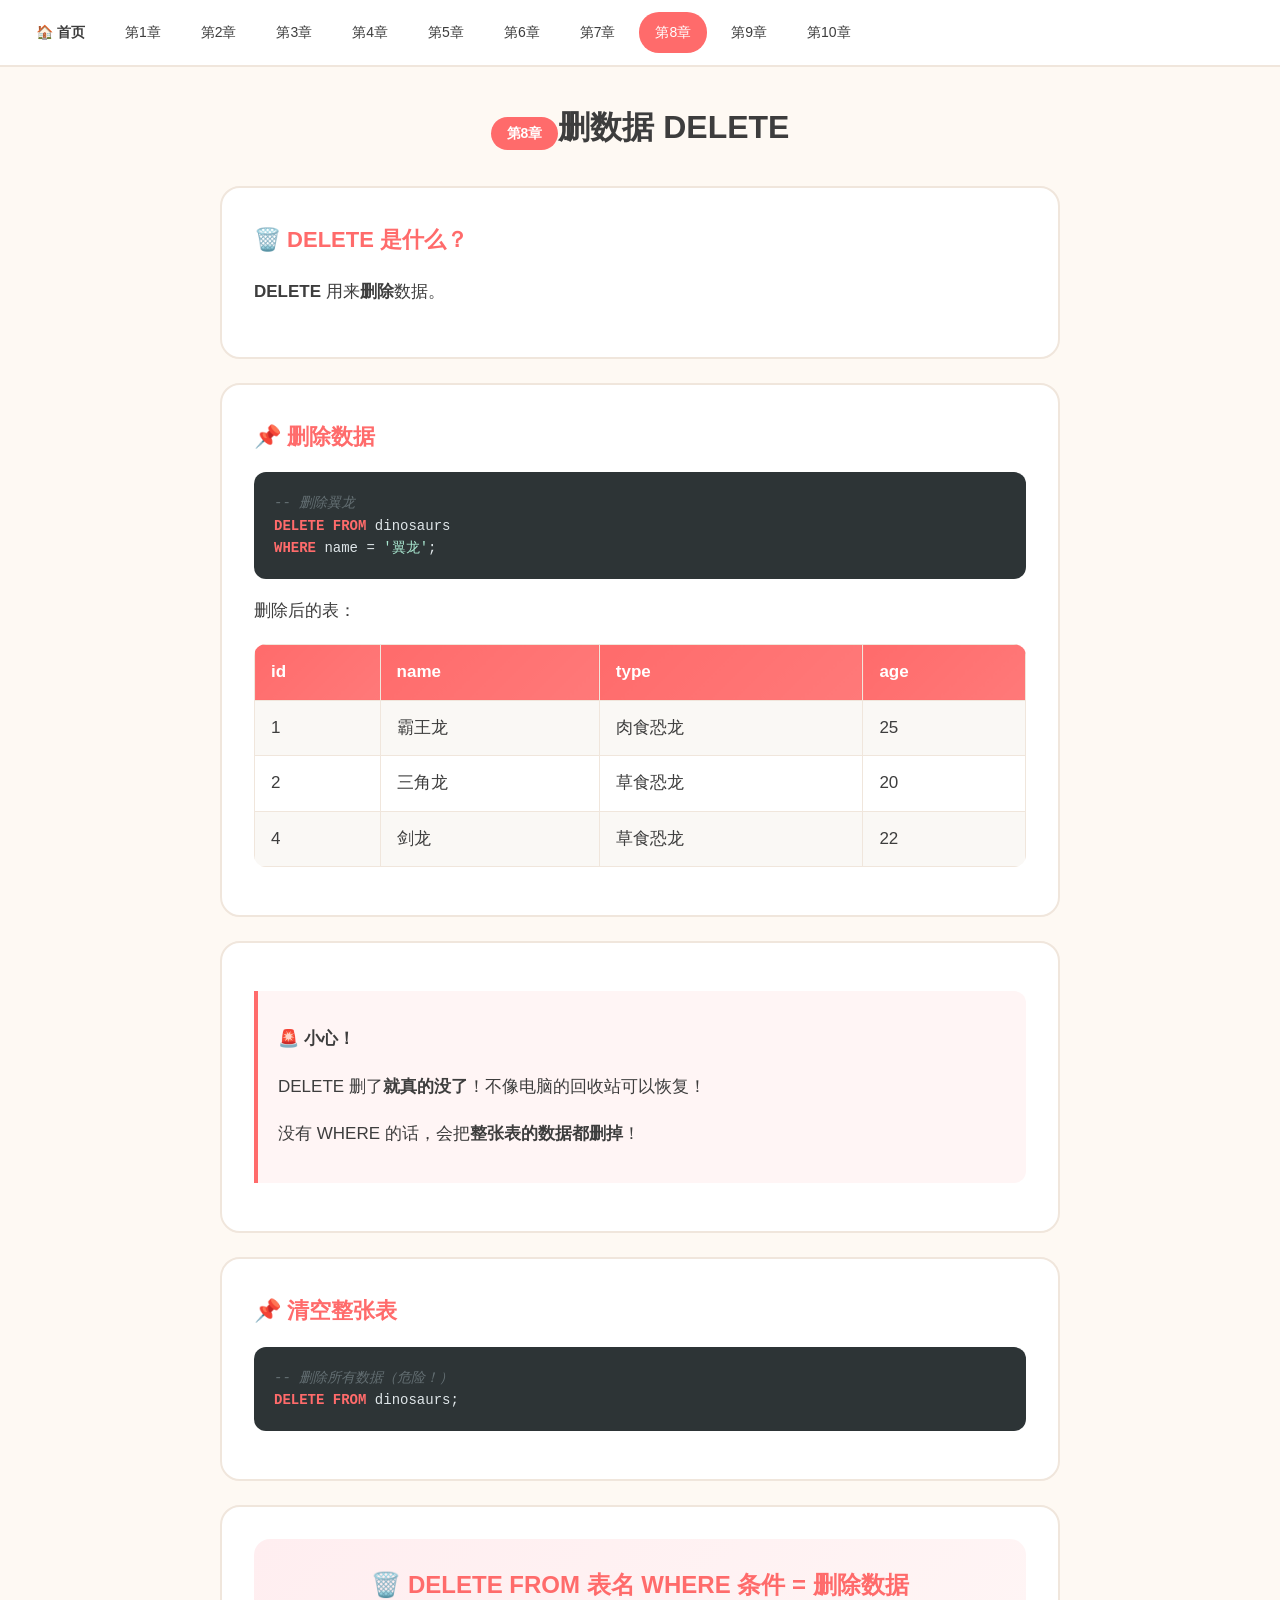
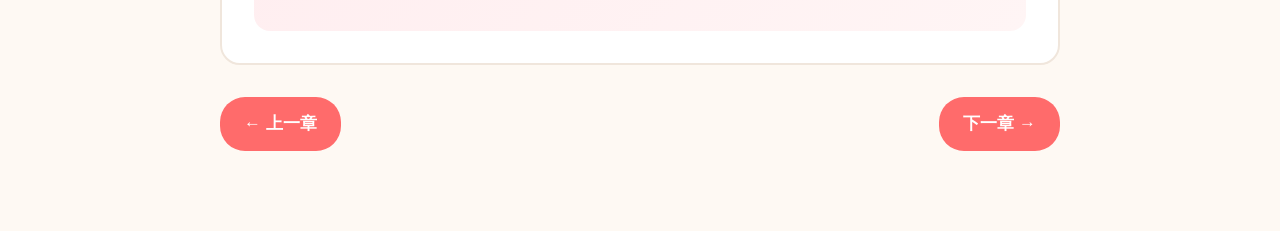
<file: chapter8.html>
<!DOCTYPE html>
<html lang="zh-CN">
<head>
<meta charset="UTF-8">
<meta name="viewport" content="width=device-width, initial-scale=1.0">
<title>第8章：删数据 DELETE - MySQL 入门</title>
<link rel="stylesheet" href="style.css">
</head>
<body>
<nav class="nav-bar">
  <a href="index.html" class="nav-home">🏠 首页</a>
  <a href="chapter1.html">第1章</a>
  <a href="chapter2.html">第2章</a>
  <a href="chapter3.html">第3章</a>
  <a href="chapter4.html">第4章</a>
  <a href="chapter5.html">第5章</a>
  <a href="chapter6.html">第6章</a>
  <a href="chapter7.html">第7章</a>
  <a href="chapter8.html" class="active">第8章</a>
  <a href="chapter9.html">第9章</a>
  <a href="chapter10.html">第10章</a>
</nav>

<div class="container">
  <h1 class="chapter-title"><span class="chapter-num">第8章</span>删数据 DELETE</h1>

  <section class="content">
    <h2>🗑️ DELETE 是什么？</h2>
    <p><strong>DELETE</strong> 用来<strong>删除</strong>数据。</p>
  </section>

  <section class="content">
    <h2>📌 删除数据</h2>
<pre><code><span class="cm">-- 删除翼龙</span>
<span class="kw">DELETE FROM</span> dinosaurs
<span class="kw">WHERE</span> name = <span class="str">'翼龙'</span>;</code></pre>
    <p>删除后的表：</p>
    <table>
      <tr><th>id</th><th>name</th><th>type</th><th>age</th></tr>
      <tr><td>1</td><td>霸王龙</td><td>肉食恐龙</td><td>25</td></tr>
      <tr><td>2</td><td>三角龙</td><td>草食恐龙</td><td>20</td></tr>
      <tr><td>4</td><td>剑龙</td><td>草食恐龙</td><td>22</td></tr>
    </table>
  </section>

  <section class="content">
    <div class="warn-box">
      <p><strong>🚨 小心！</strong></p>
      <p>DELETE 删了<strong>就真的没了</strong>！不像电脑的回收站可以恢复！</p>
      <p>没有 WHERE 的话，会把<strong>整张表的数据都删掉</strong>！</p>
    </div>
  </section>

  <section class="content">
    <h2>📌 清空整张表</h2>
<pre><code><span class="cm">-- 删除所有数据（危险！）</span>
<span class="kw">DELETE FROM</span> dinosaurs;</code></pre>
  </section>

  <section class="content">
    <div class="highlight-box">
      <div class="big">🗑️ DELETE FROM 表名 WHERE 条件 = 删除数据</div>
    </div>
  </section>

  <div class="nav-footer">
    <a href="chapter7.html" class="nav-btn">← 上一章</a>
    <a href="chapter9.html" class="nav-btn next">下一章 →</a>
  </div>
</div>

</body>
</html>
</file>
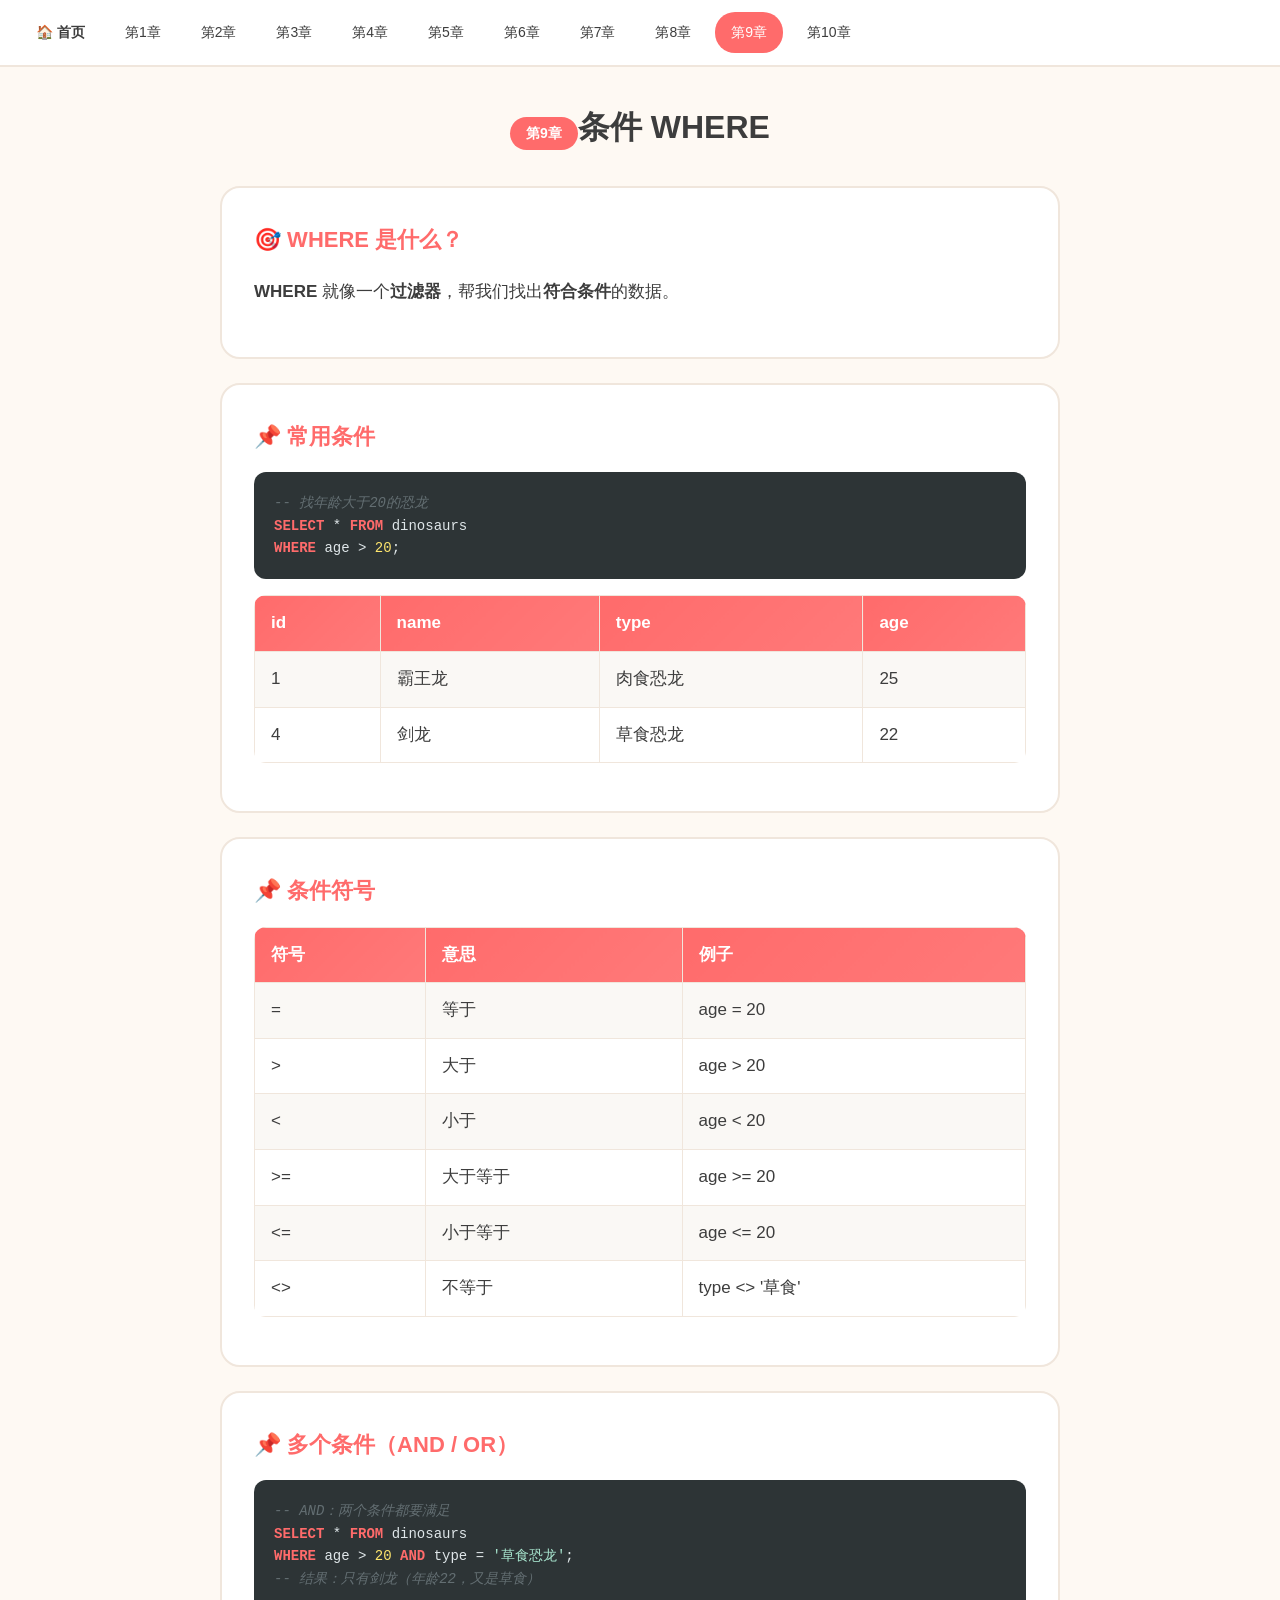
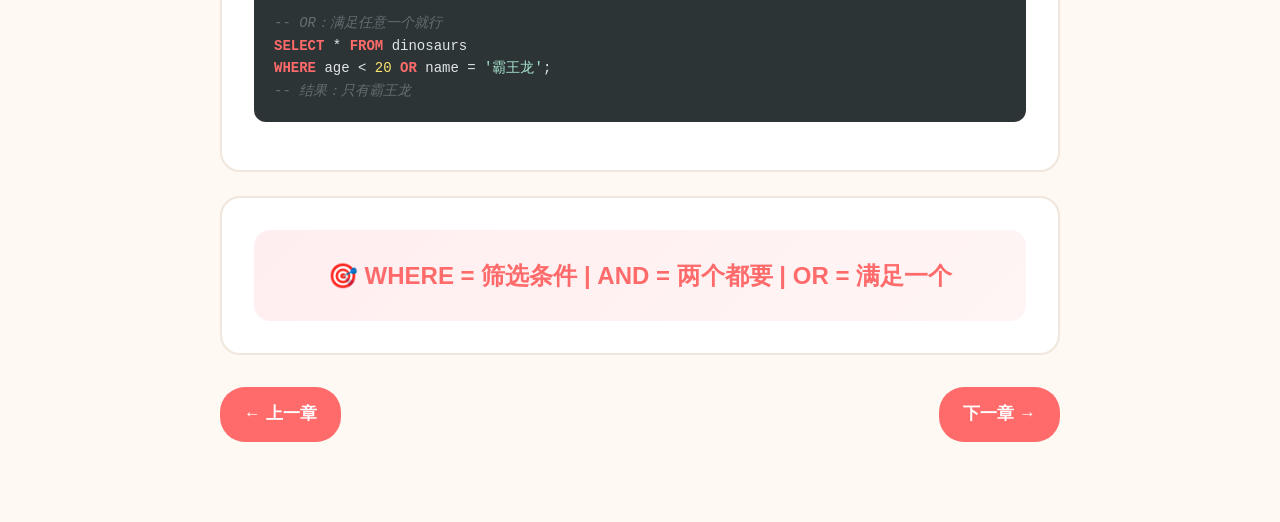
<file: chapter9.html>
<!DOCTYPE html>
<html lang="zh-CN">
<head>
<meta charset="UTF-8">
<meta name="viewport" content="width=device-width, initial-scale=1.0">
<title>第9章：条件 WHERE - MySQL 入门</title>
<link rel="stylesheet" href="style.css">
</head>
<body>
<nav class="nav-bar">
  <a href="index.html" class="nav-home">🏠 首页</a>
  <a href="chapter1.html">第1章</a>
  <a href="chapter2.html">第2章</a>
  <a href="chapter3.html">第3章</a>
  <a href="chapter4.html">第4章</a>
  <a href="chapter5.html">第5章</a>
  <a href="chapter6.html">第6章</a>
  <a href="chapter7.html">第7章</a>
  <a href="chapter8.html">第8章</a>
  <a href="chapter9.html" class="active">第9章</a>
  <a href="chapter10.html">第10章</a>
</nav>

<div class="container">
  <h1 class="chapter-title"><span class="chapter-num">第9章</span>条件 WHERE</h1>

  <section class="content">
    <h2>🎯 WHERE 是什么？</h2>
    <p><strong>WHERE</strong> 就像一个<strong>过滤器</strong>，帮我们找出<strong>符合条件</strong>的数据。</p>
  </section>

  <section class="content">
    <h2>📌 常用条件</h2>
<pre><code><span class="cm">-- 找年龄大于20的恐龙</span>
<span class="kw">SELECT</span> * <span class="kw">FROM</span> dinosaurs
<span class="kw">WHERE</span> age > <span class="num">20</span>;</code></pre>
    <table>
      <tr><th>id</th><th>name</th><th>type</th><th>age</th></tr>
      <tr><td>1</td><td>霸王龙</td><td>肉食恐龙</td><td>25</td></tr>
      <tr><td>4</td><td>剑龙</td><td>草食恐龙</td><td>22</td></tr>
    </table>
  </section>

  <section class="content">
    <h2>📌 条件符号</h2>
    <table>
      <tr><th>符号</th><th>意思</th><th>例子</th></tr>
      <tr><td>=</td><td>等于</td><td>age = 20</td></tr>
      <tr><td>></td><td>大于</td><td>age > 20</td></tr>
      <tr><td><</td><td>小于</td><td>age < 20</td></tr>
      <tr><td>>=</td><td>大于等于</td><td>age >= 20</td></tr>
      <tr><td><=</td><td>小于等于</td><td>age <= 20</td></tr>
      <tr><td><></td><td>不等于</td><td>type <> '草食'</td></tr>
    </table>
  </section>

  <section class="content">
    <h2>📌 多个条件（AND / OR）</h2>
<pre><code><span class="cm">-- AND：两个条件都要满足</span>
<span class="kw">SELECT</span> * <span class="kw">FROM</span> dinosaurs
<span class="kw">WHERE</span> age > <span class="num">20</span> <span class="kw">AND</span> type = <span class="str">'草食恐龙'</span>;
<span class="cm">-- 结果：只有剑龙（年龄22，又是草食）</span>

<span class="cm">-- OR：满足任意一个就行</span>
<span class="kw">SELECT</span> * <span class="kw">FROM</span> dinosaurs
<span class="kw">WHERE</span> age < <span class="num">20</span> <span class="kw">OR</span> name = <span class="str">'霸王龙'</span>;
<span class="cm">-- 结果：只有霸王龙</span></code></pre>
  </section>

  <section class="content">
    <div class="highlight-box">
      <div class="big">🎯 WHERE = 筛选条件 | AND = 两个都要 | OR = 满足一个</div>
    </div>
  </section>

  <div class="nav-footer">
    <a href="chapter8.html" class="nav-btn">← 上一章</a>
    <a href="chapter10.html" class="nav-btn next">下一章 →</a>
  </div>
</div>

</body>
</html>
</file>
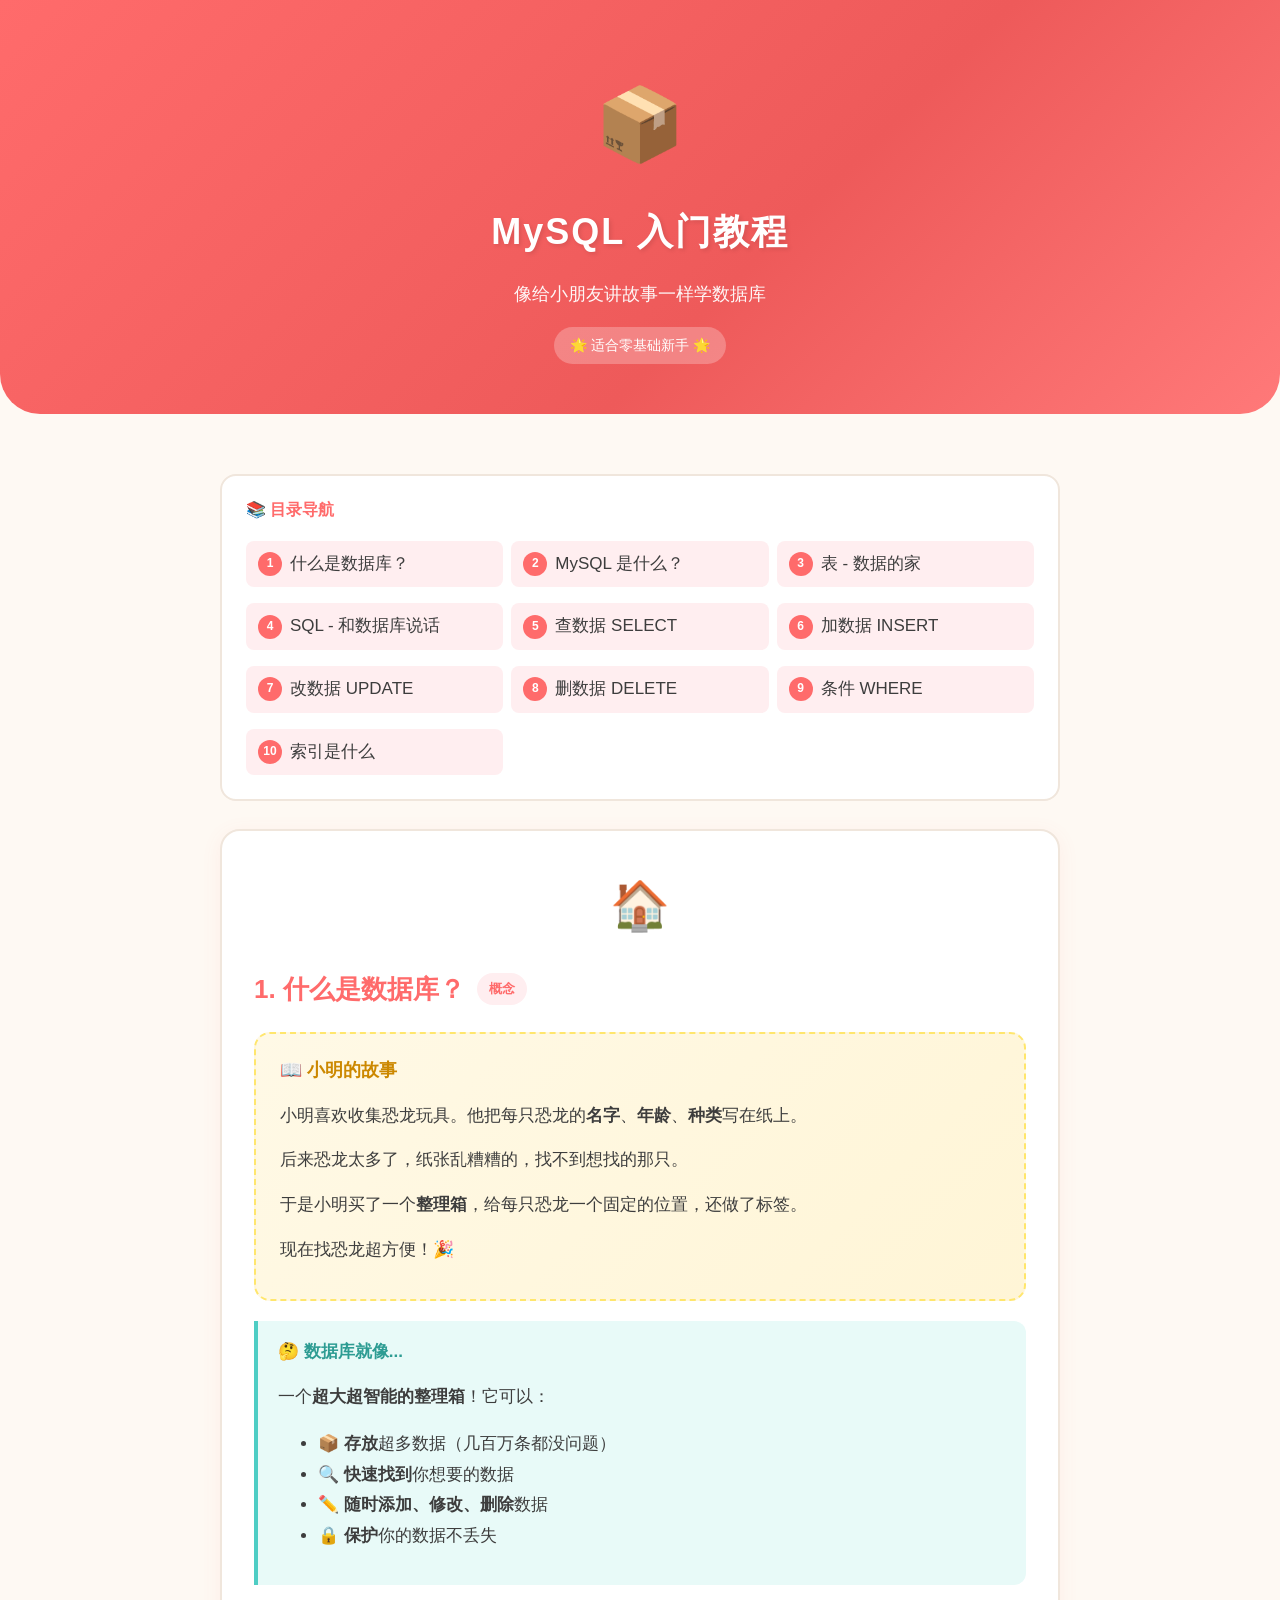
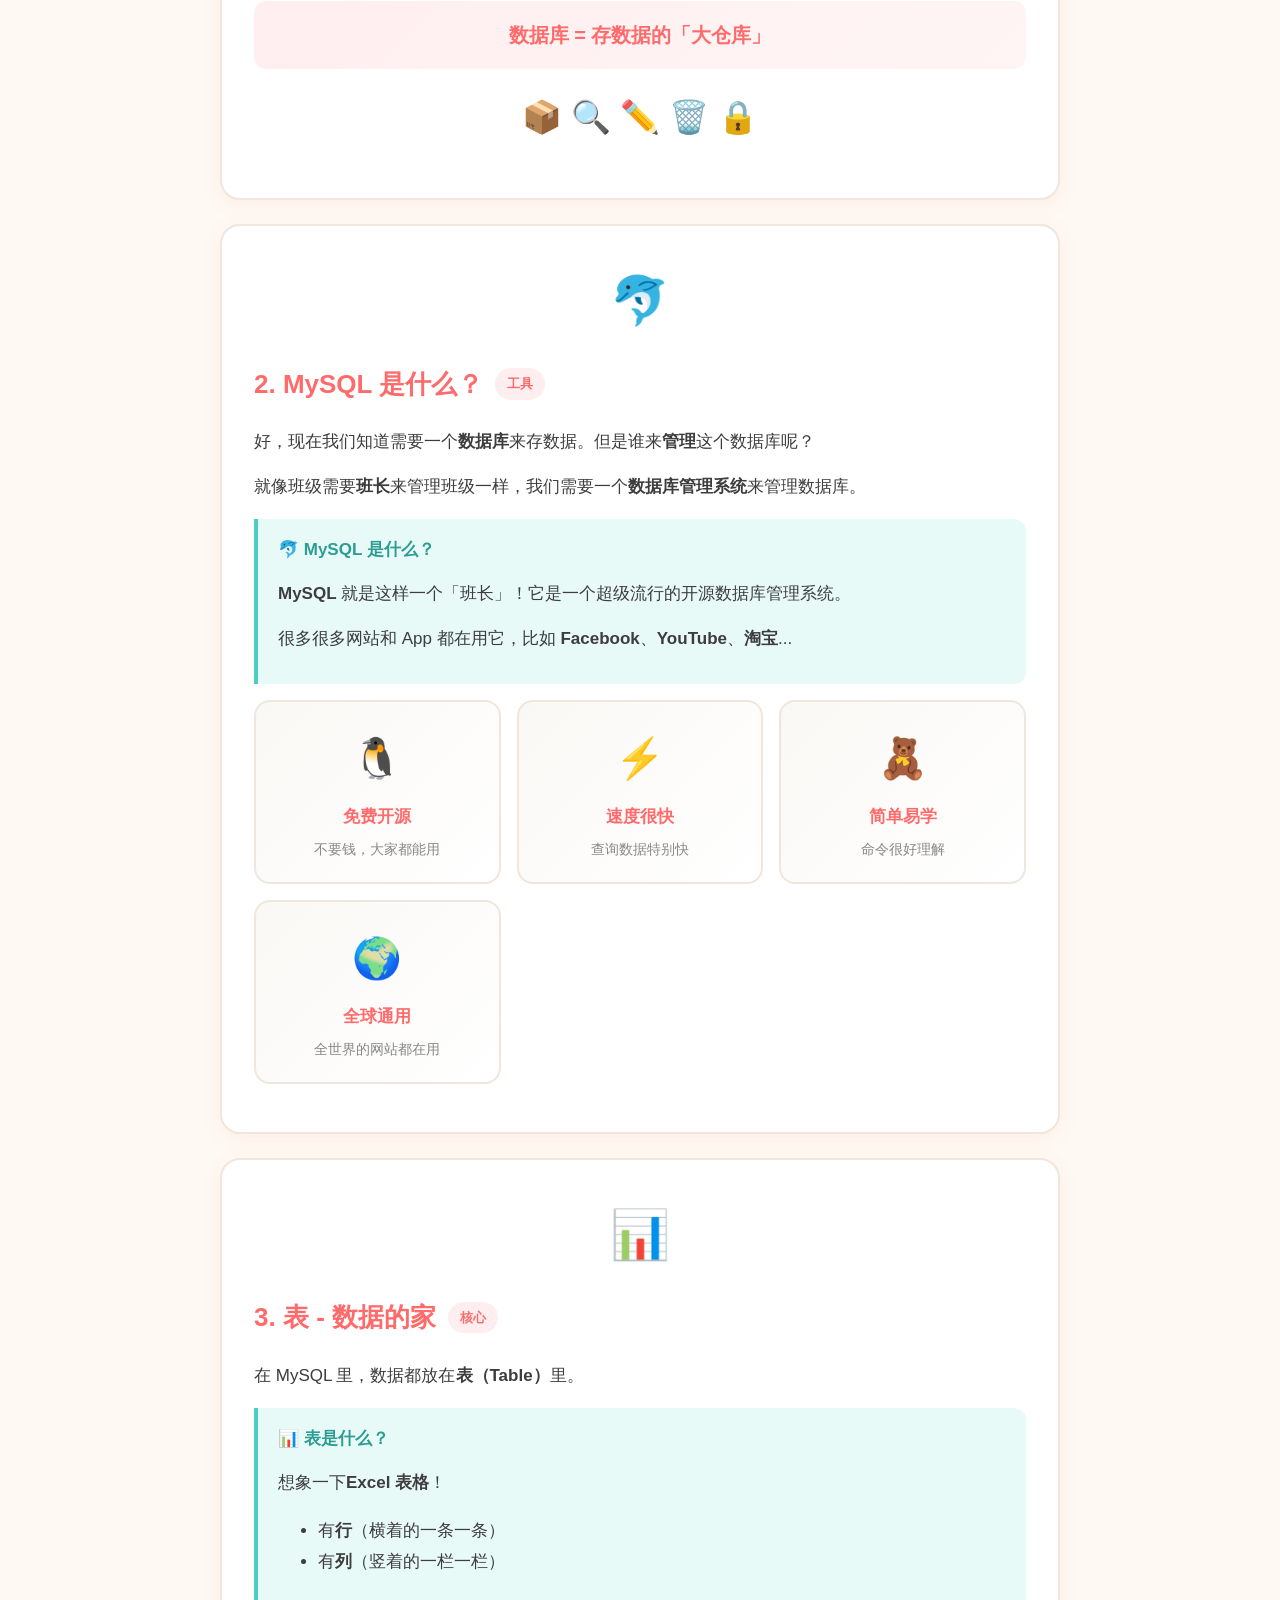
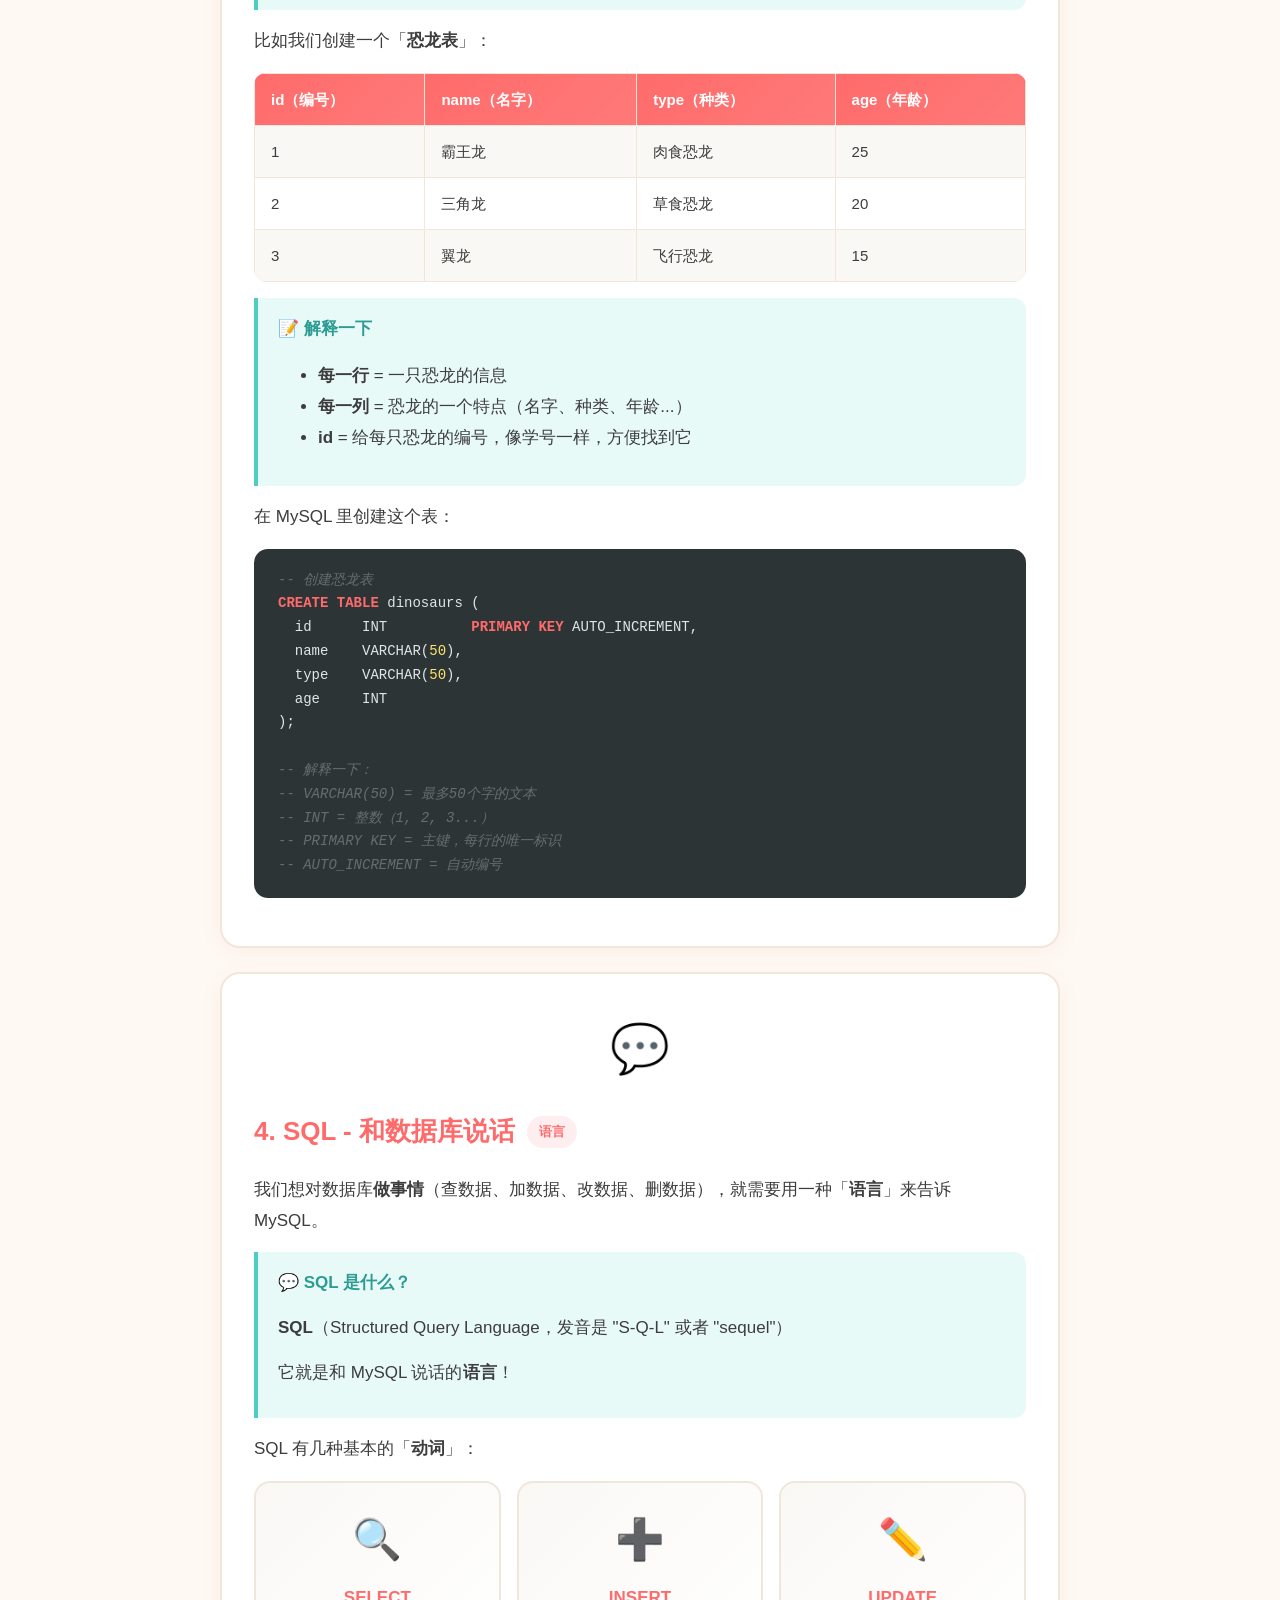
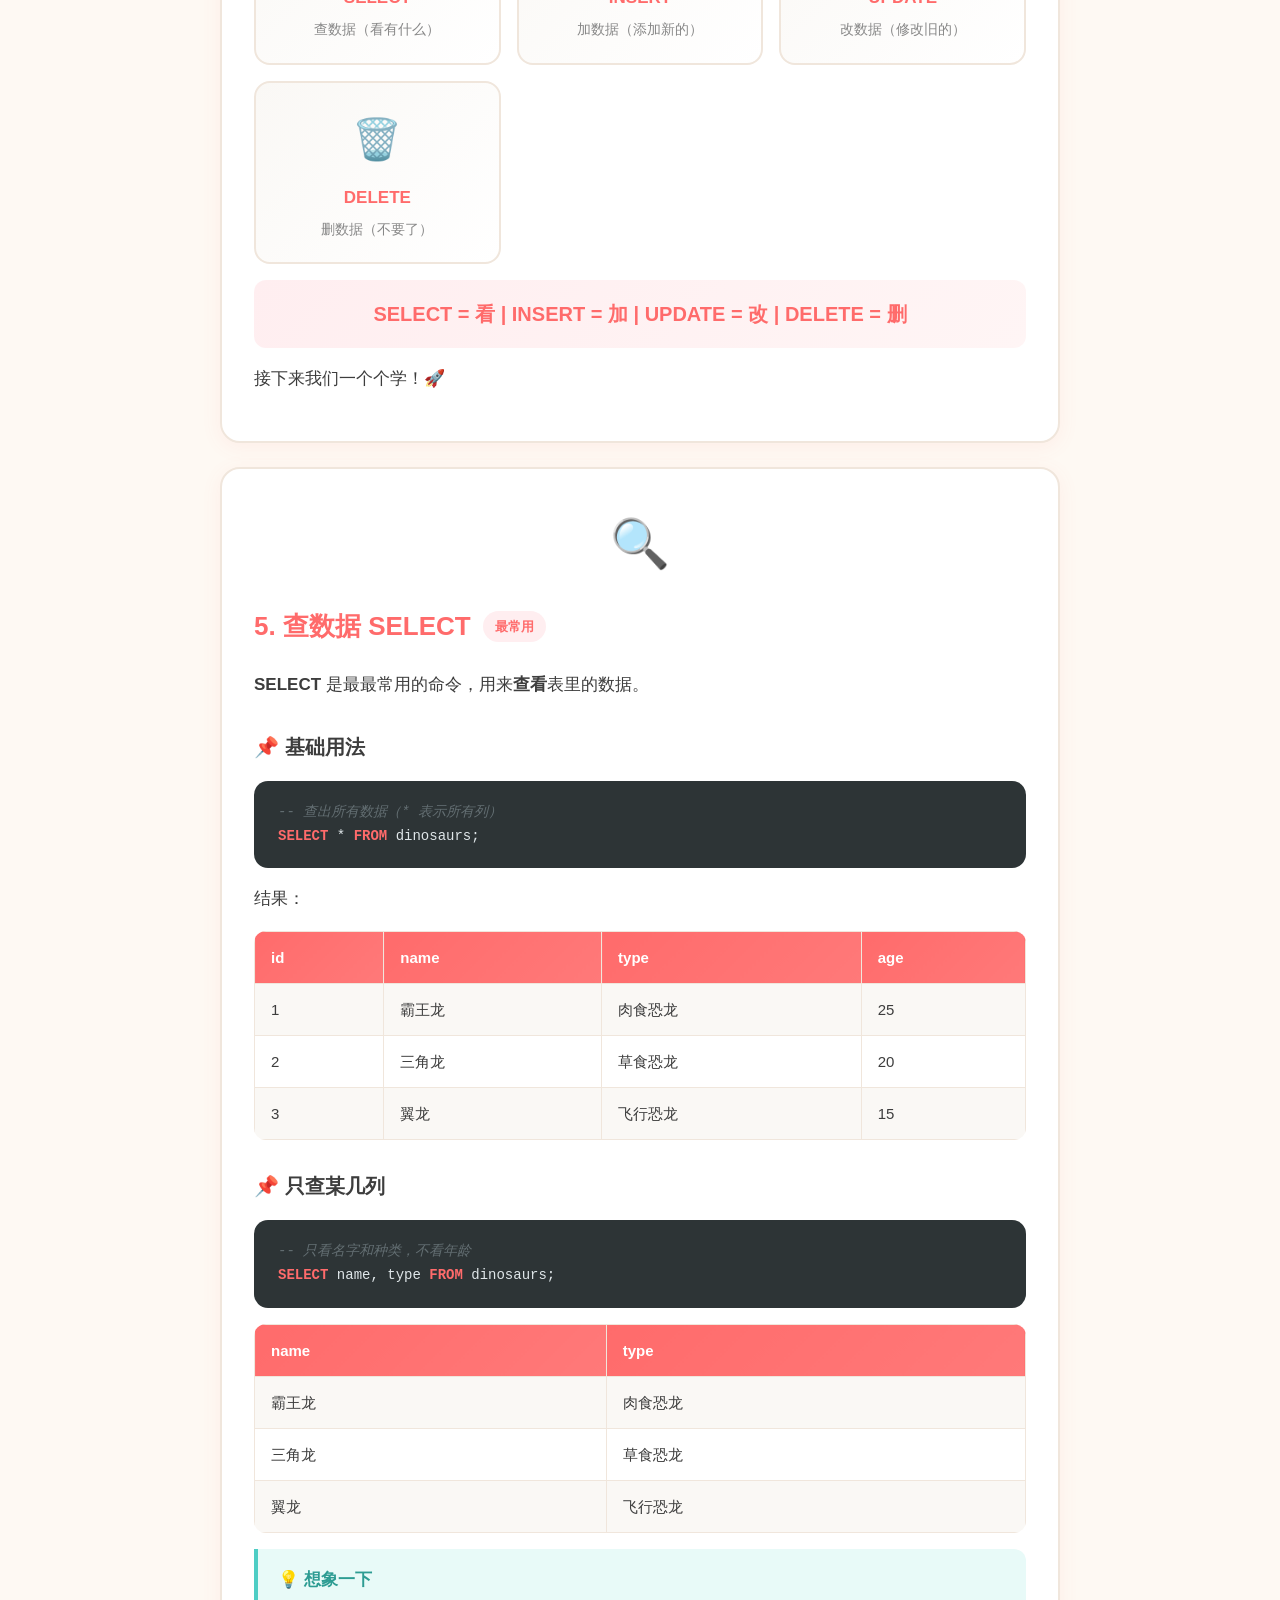
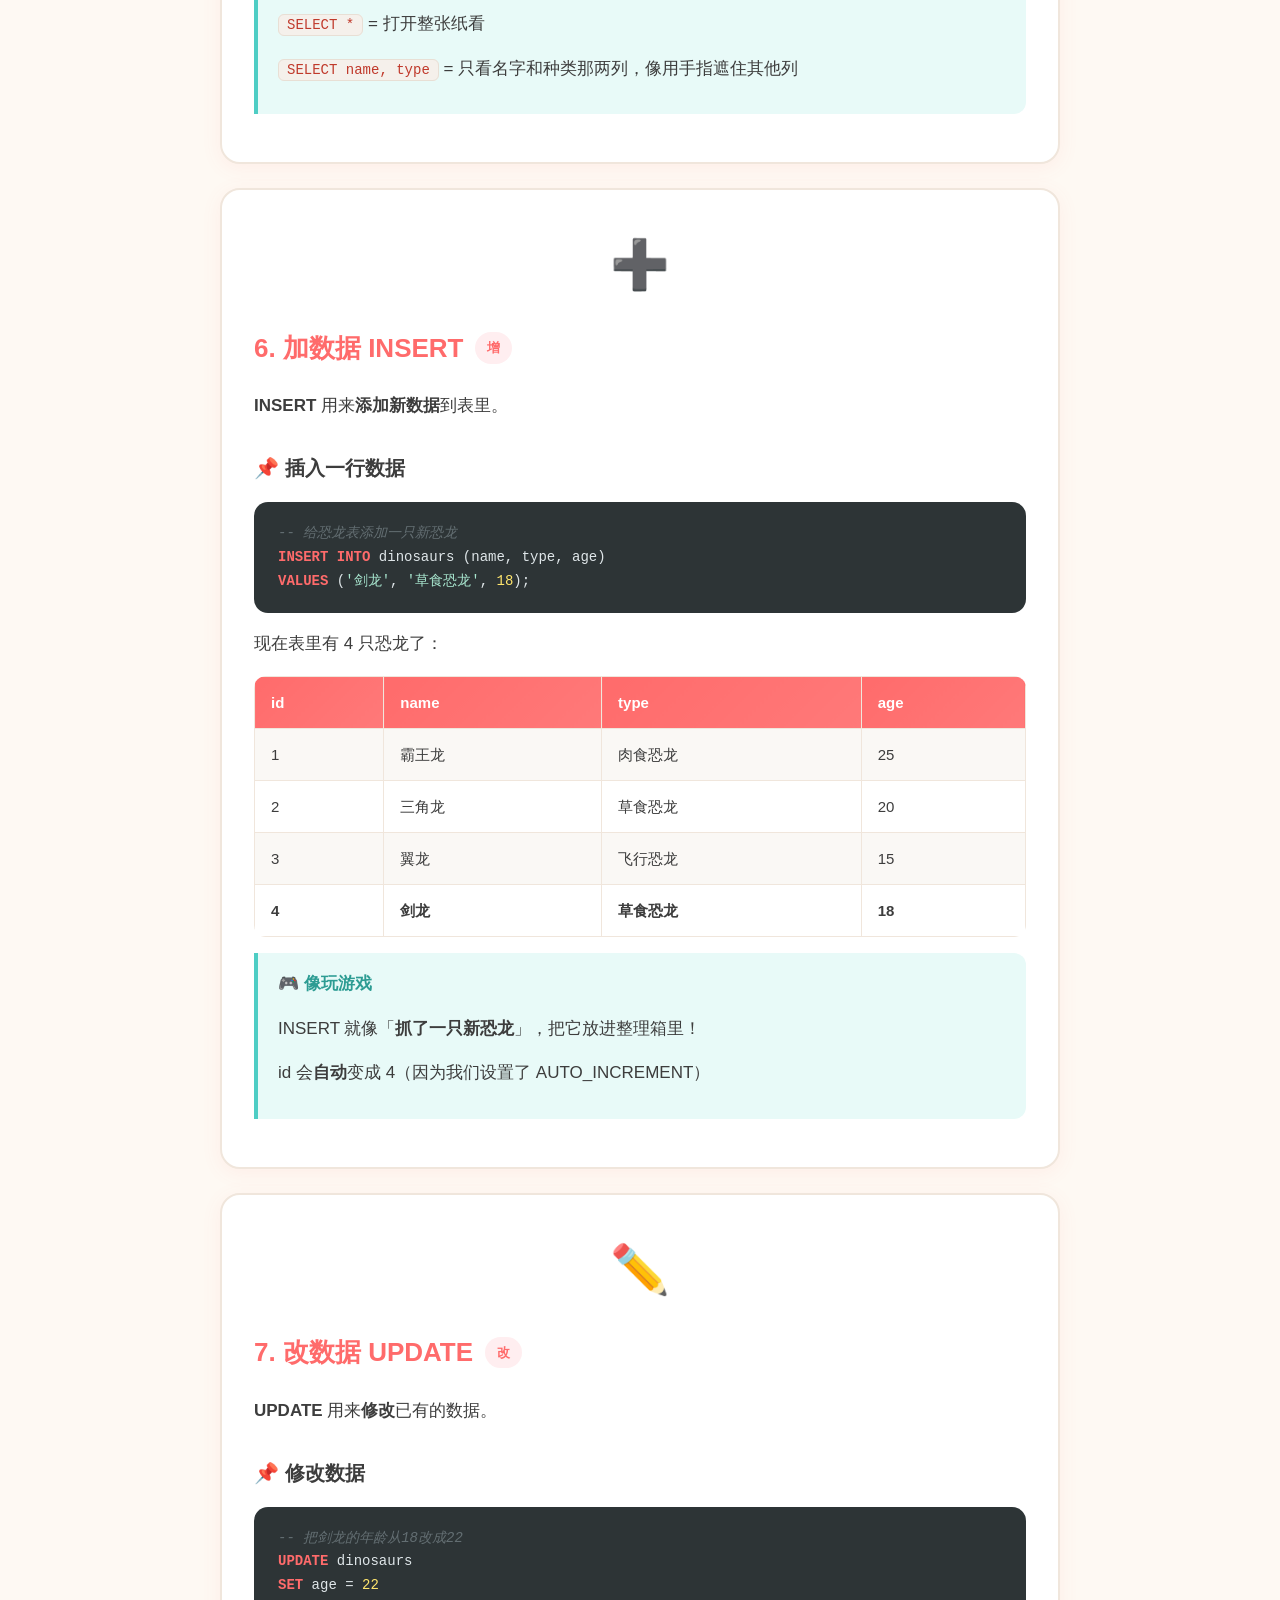
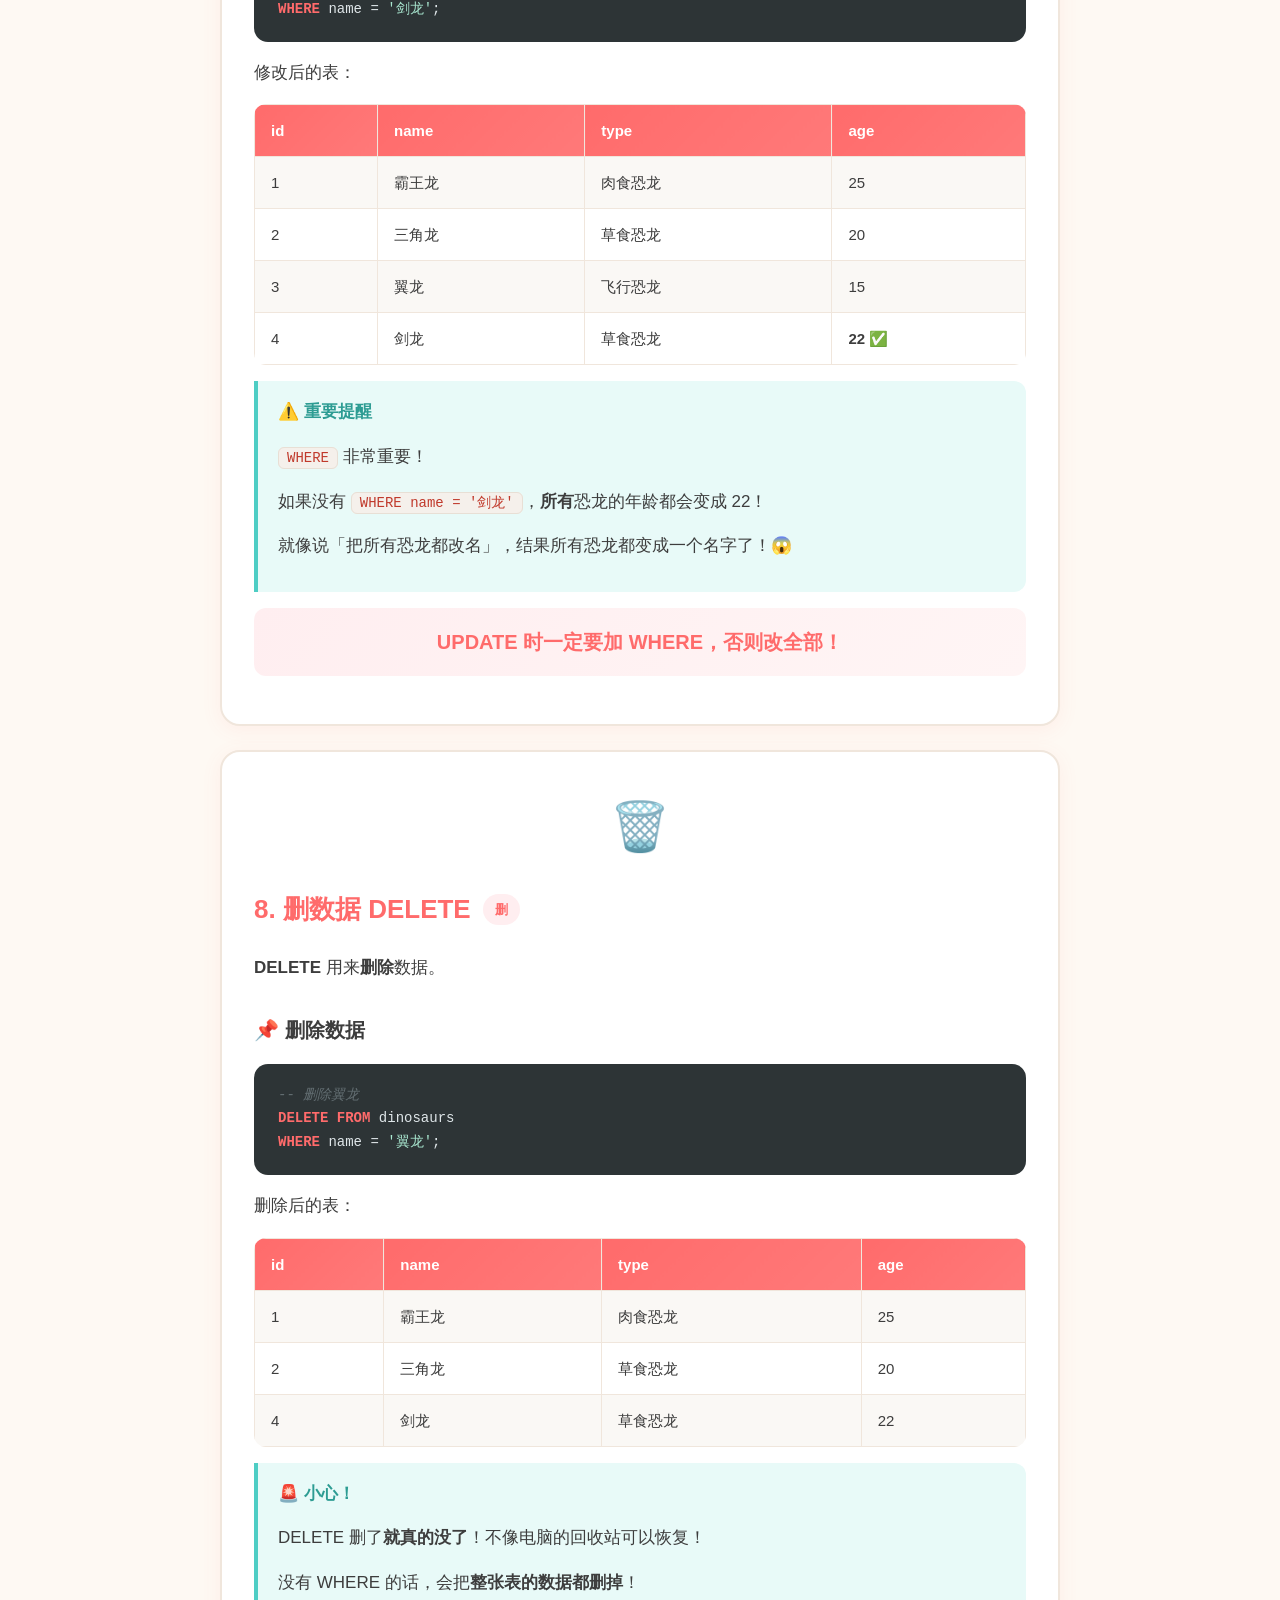
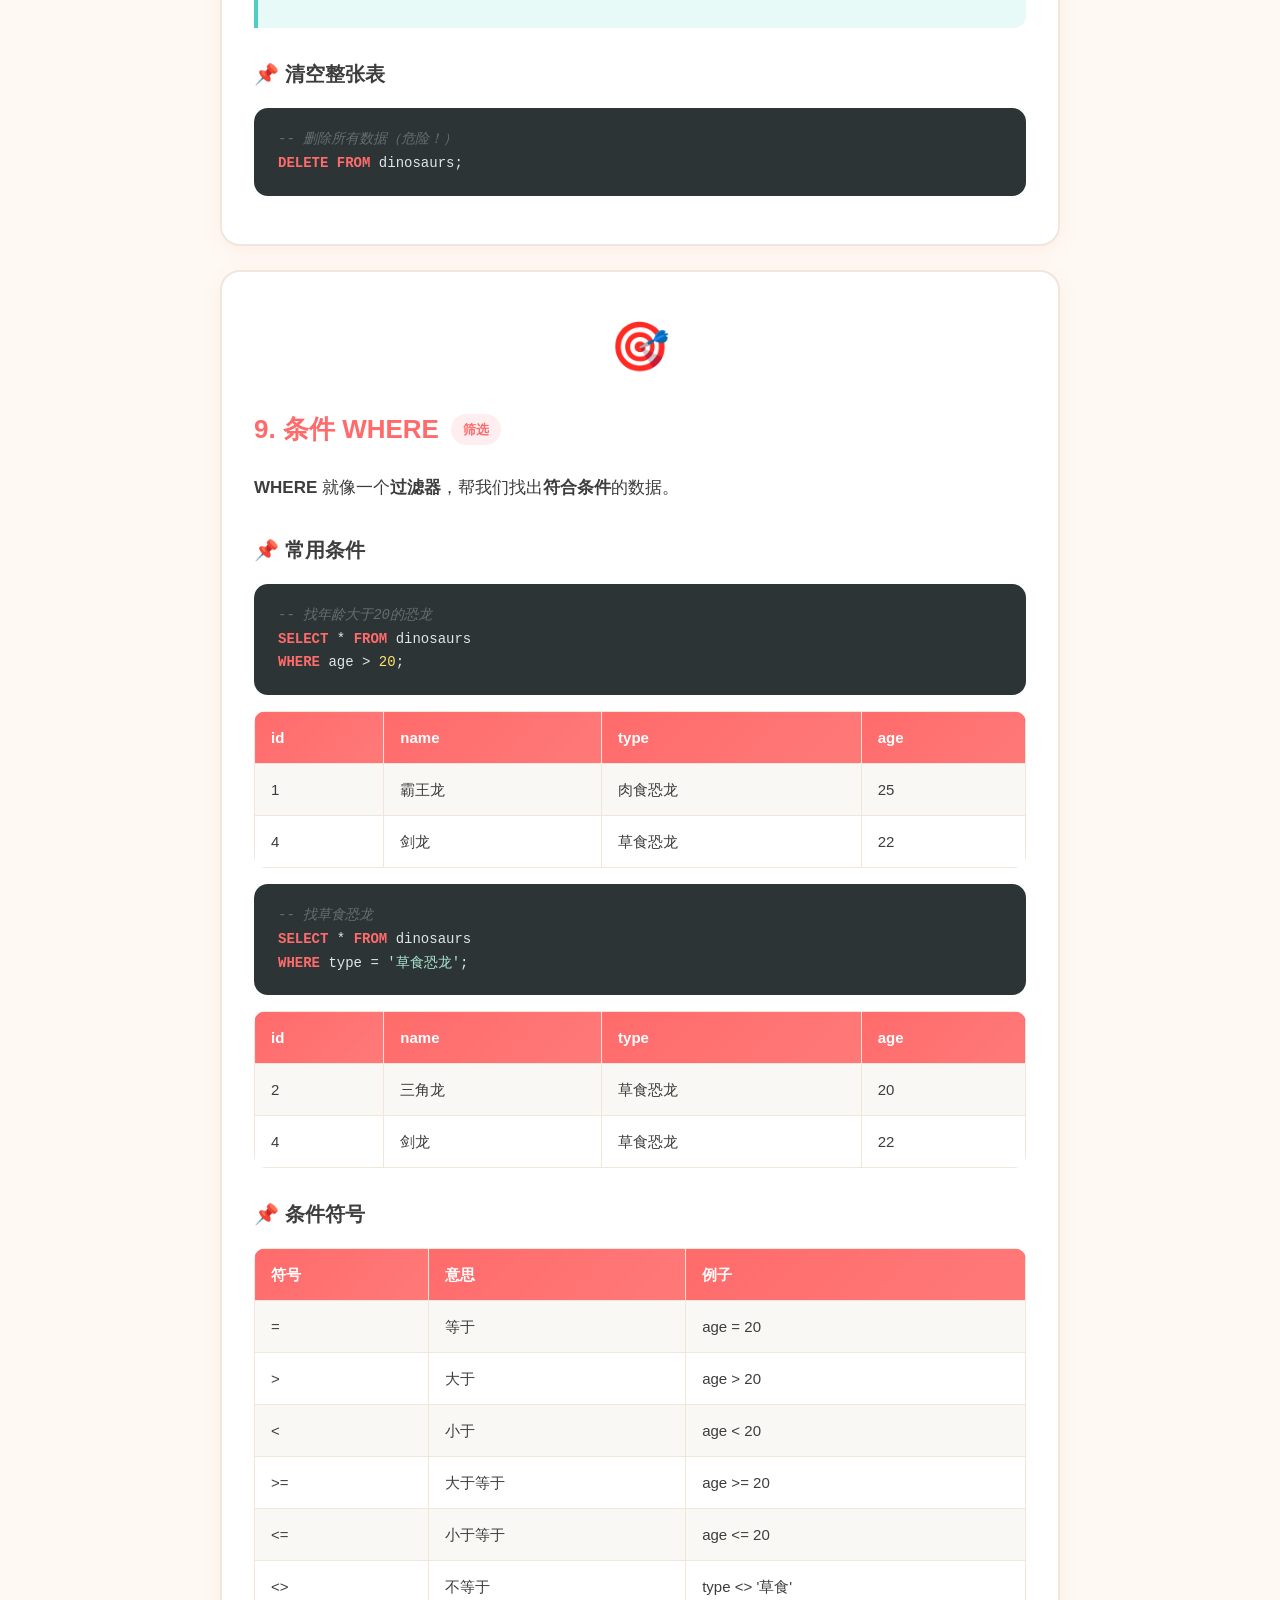
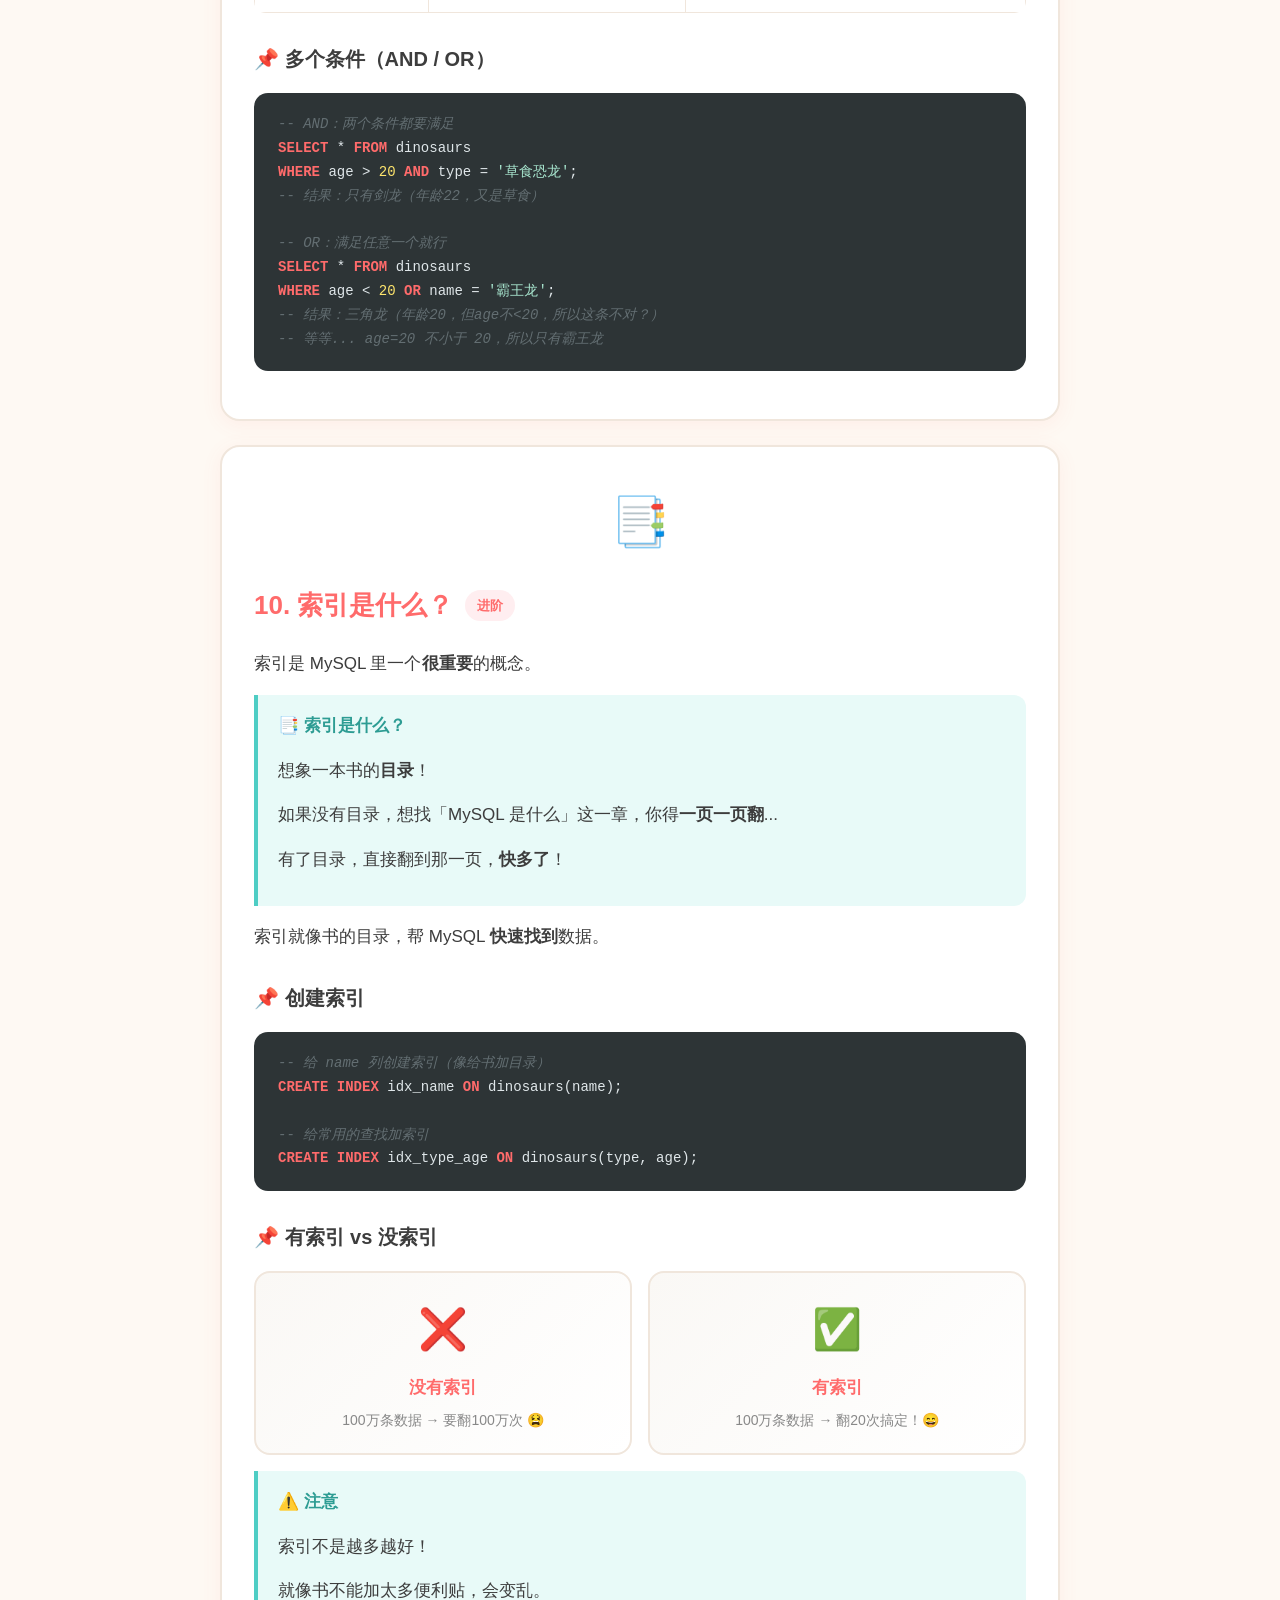
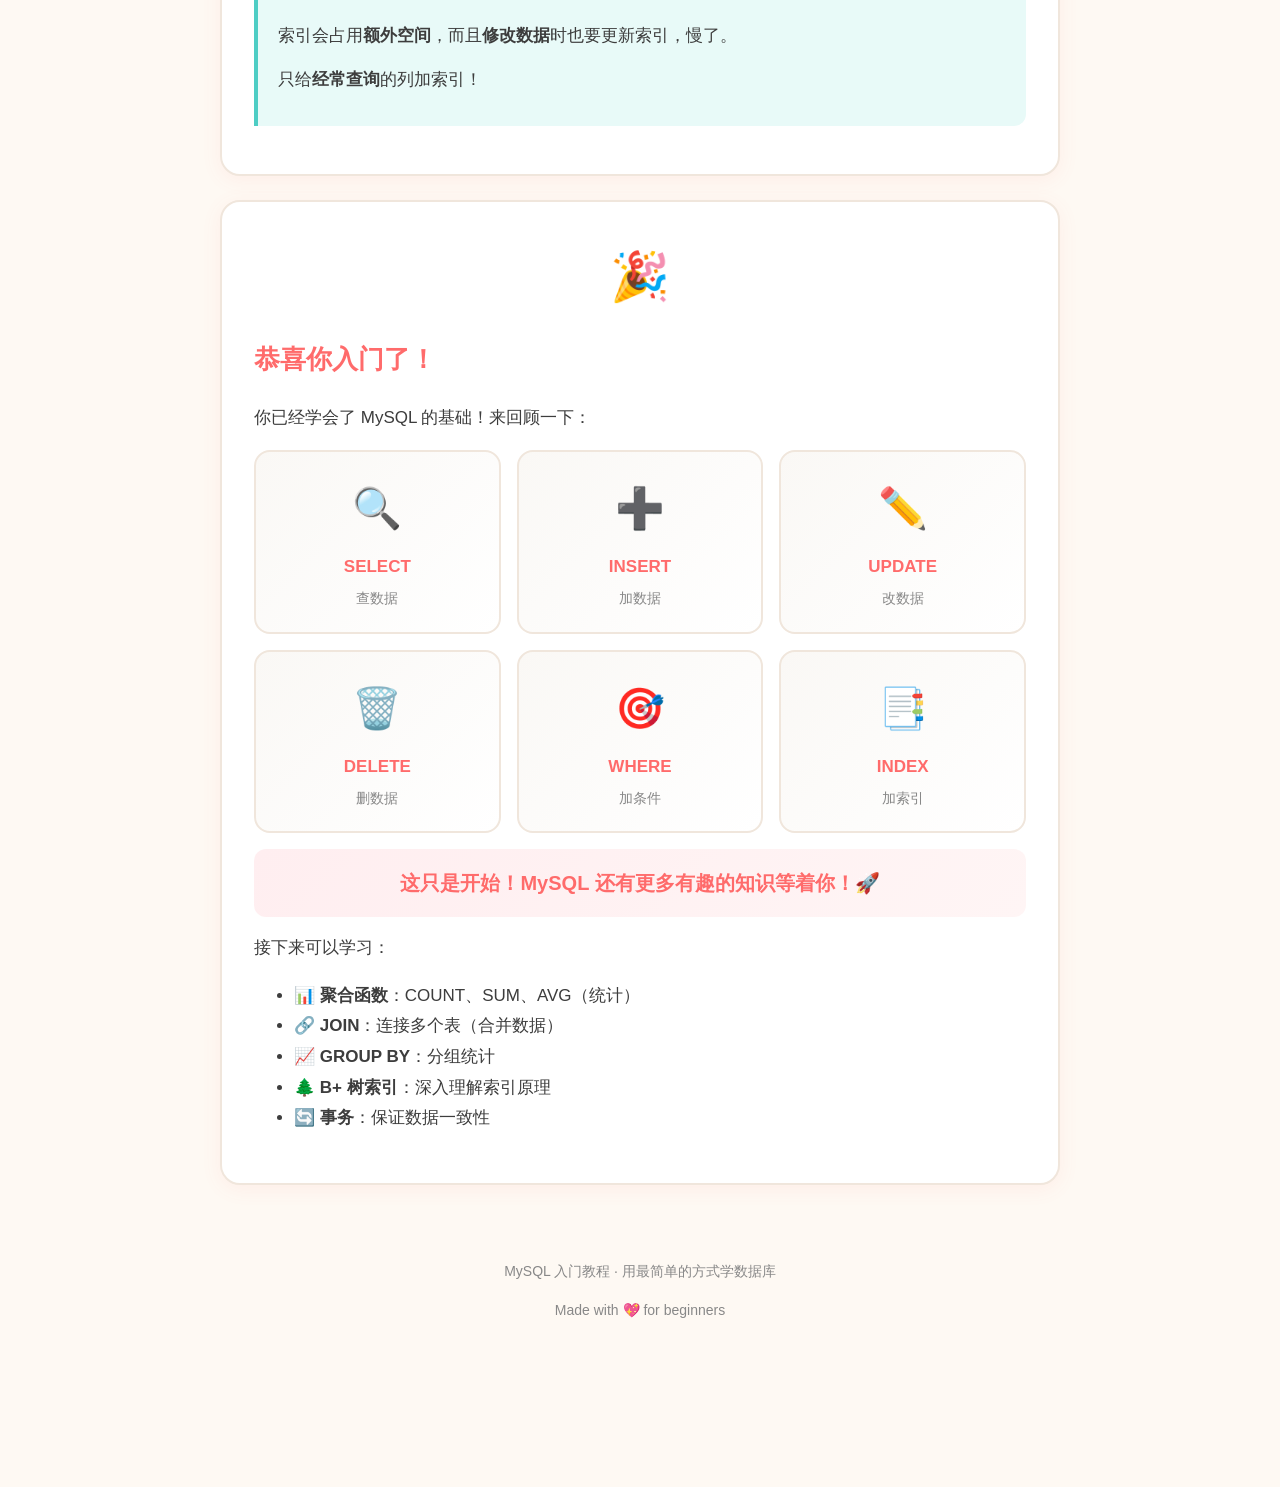
<file: mysql-eli5.html>
<!DOCTYPE html>
<html lang="zh-CN">
<head>
<meta charset="UTF-8">
<meta name="viewport" content="width=device-width, initial-scale=1.0">
<title>MySQL 入门 - 讲给小朋友听</title>
<style>
  :root {
    --bg: #fef9f3;
    --card: #ffffff;
    --text: #3d3d3d;
    --muted: #888;
    --accent: #ff6b6b;
    --accent-soft: #ffeef0;
    --accent2: #4ecdc4;
    --accent2-soft: #e8faf8;
    --accent3: #ffe66d;
    --border: #f0e6dc;
    --code-bg: #2d3436;
    --code-text: #dfe6e9;
    --code-keyword: #ff6b6b;
    --code-string: #a8e6cf;
    --code-comment: #636e72;
    --code-number: #ffe66d;
  }
  * { box-sizing: border-box; }
  body {
    margin: 0;
    background: var(--bg);
    color: var(--text);
    font-family: -apple-system, BlinkMacSystemFont, "Segoe UI", "PingFang SC", "Hiragino Sans GB", "Microsoft YaHei", "Noto Sans CJK SC", sans-serif;
    line-height: 1.8;
    font-size: 17px;
  }
  .container {
    max-width: 880px;
    margin: 0 auto;
    padding: 32px 20px 80px;
  }
  header.hero {
    background: linear-gradient(135deg, #ff6b6b 0%, #ee5a5a 60%, #ff7979 100%);
    color: #fff;
    padding: 60px 20px 50px;
    text-align: center;
    border-radius: 0 0 40px 40px;
  }
  header.hero .emoji { font-size: 72px; margin-bottom: 10px; }
  header.hero h1 {
    margin: 0 0 14px;
    font-size: 36px;
    letter-spacing: 2px;
    text-shadow: 2px 2px 4px rgba(0,0,0,0.1);
  }
  header.hero p {
    margin: 0;
    opacity: .95;
    font-size: 18px;
    font-weight: 300;
  }
  header.hero .age-tag {
    display: inline-block;
    background: rgba(255,255,255,0.25);
    padding: 6px 16px;
    border-radius: 20px;
    margin-top: 16px;
    font-size: 14px;
  }
  nav.toc {
    background: var(--card);
    border: 2px solid var(--border);
    border-radius: 16px;
    padding: 20px 24px;
    margin: 28px 0;
  }
  nav.toc h2 {
    font-size: 16px;
    margin: 0 0 12px;
    color: var(--accent);
    font-weight: 700;
  }
  nav.toc ol {
    margin: 0;
    padding-left: 0;
    list-style: none;
    display: grid;
    grid-template-columns: repeat(auto-fit, minmax(200px, 1fr));
    gap: 8px;
  }
  nav.toc li { margin: 4px 0; }
  nav.toc a {
    color: var(--text);
    text-decoration: none;
    display: flex;
    align-items: center;
    gap: 8px;
    padding: 8px 12px;
    background: var(--accent-soft);
    border-radius: 8px;
    transition: all 0.2s;
  }
  nav.toc a:hover {
    background: var(--accent);
    color: white;
    transform: translateX(4px);
  }
  nav.toc .num {
    background: var(--accent);
    color: white;
    width: 24px;
    height: 24px;
    border-radius: 50%;
    display: flex;
    align-items: center;
    justify-content: center;
    font-size: 12px;
    font-weight: 700;
    flex-shrink: 0;
  }
  nav.toc a:hover .num { background: white; color: var(--accent); }
  section {
    background: var(--card);
    border: 2px solid var(--border);
    border-radius: 20px;
    padding: 32px;
    margin: 24px 0;
    box-shadow: 0 4px 20px rgba(255,107,107,0.08);
  }
  .emoji-icon { font-size: 48px; text-align: center; margin-bottom: 16px; }
  h2.sec-title {
    font-size: 26px;
    margin: 0 0 20px;
    color: var(--accent);
    display: flex;
    align-items: center;
    gap: 12px;
  }
  h2.sec-title .tag {
    background: var(--accent-soft);
    color: var(--accent);
    font-size: 13px;
    padding: 4px 12px;
    border-radius: 20px;
    font-weight: 600;
  }
  h3 { font-size: 20px; margin: 28px 0 12px; color: var(--text); }
  p { margin: 14px 0; }
  .story {
    background: linear-gradient(135deg, #fff9e6 0%, #fff5d6 100%);
    border: 2px dashed #ffe66d;
    border-radius: 16px;
    padding: 20px 24px;
    margin: 20px 0;
  }
  .story .title {
    font-size: 18px;
    font-weight: 700;
    color: #cc8800;
    margin-bottom: 8px;
    display: flex;
    align-items: center;
    gap: 8px;
  }
  .analogy {
    background: var(--accent2-soft);
    border-left: 4px solid var(--accent2);
    border-radius: 0 12px 12px 0;
    padding: 16px 20px;
    margin: 16px 0;
  }
  .analogy .label {
    font-weight: 700;
    color: #2d9c93;
    margin-bottom: 6px;
    display: flex;
    align-items: center;
    gap: 6px;
  }
  code {
    background: #f5f0eb;
    border: 1px solid #e8dfd5;
    border-radius: 6px;
    padding: 2px 8px;
    font-family: "SF Mono", "JetBrains Mono", Consolas, "Courier New", monospace;
    font-size: 14px;
    color: #c0392b;
  }
  pre {
    background: var(--code-bg);
    color: var(--code-text);
    border-radius: 14px;
    padding: 20px 24px;
    overflow-x: auto;
    font-size: 14px;
    line-height: 1.7;
    margin: 16px 0;
  }
  pre code {
    background: none;
    border: none;
    padding: 0;
    color: inherit;
    font-size: inherit;
  }
  .kw { color: var(--code-keyword); font-weight: 700; }
  .str { color: var(--code-string); }
  .cm { color: var(--code-comment); font-style: italic; }
  .num { color: var(--code-number); }
  table {
    border-collapse: collapse;
    width: 100%;
    margin: 16px 0;
    font-size: 15px;
    border-radius: 12px;
    overflow: hidden;
  }
  th, td {
    border: 1px solid var(--border);
    padding: 12px 16px;
    text-align: left;
  }
  th {
    background: linear-gradient(135deg, #ff6b6b 0%, #ff7979 100%);
    color: white;
    font-weight: 600;
  }
  tr:nth-child(even) td { background: #faf8f5; }
  .highlight-box {
    background: linear-gradient(135deg, var(--accent-soft) 0%, #fff5f5 100%);
    border-radius: 12px;
    padding: 16px 20px;
    margin: 16px 0;
    text-align: center;
  }
  .highlight-box .big {
    font-size: 20px;
    font-weight: 700;
    color: var(--accent);
  }
  .step-list {
    list-style: none;
    padding: 0;
    margin: 16px 0;
  }
  .step-list li {
    display: flex;
    align-items: flex-start;
    gap: 12px;
    margin: 12px 0;
    padding: 12px;
    background: #faf8f5;
    border-radius: 10px;
  }
  .step-list .step-num {
    background: var(--accent);
    color: white;
    width: 28px;
    height: 28px;
    border-radius: 50%;
    display: flex;
    align-items: center;
    justify-content: center;
    font-weight: 700;
    font-size: 14px;
    flex-shrink: 0;
  }
  .emoji-row {
    display: flex;
    justify-content: center;
    gap: 16px;
    font-size: 32px;
    margin: 20px 0;
  }
  .card-grid {
    display: grid;
    grid-template-columns: repeat(auto-fit, minmax(200px, 1fr));
    gap: 16px;
    margin: 16px 0;
  }
  .card {
    background: linear-gradient(135deg, #faf8f5 0%, #fff 100%);
    border: 2px solid var(--border);
    border-radius: 16px;
    padding: 20px;
    text-align: center;
    transition: transform 0.2s;
  }
  .card:hover { transform: translateY(-4px); }
  .card .icon { font-size: 40px; margin-bottom: 8px; }
  .card .title { font-weight: 700; color: var(--accent); margin-bottom: 4px; }
  .card .desc { font-size: 14px; color: var(--muted); }
  footer {
    text-align: center;
    color: var(--muted);
    font-size: 14px;
    margin-top: 40px;
    padding: 20px;
  }
  .progress-bar {
    position: fixed;
    top: 0;
    left: 0;
    width: 0%;
    height: 4px;
    background: linear-gradient(90deg, var(--accent), var(--accent2));
    z-index: 1000;
    transition: width 0.1s;
  }
  @media (max-width: 640px) {
    section { padding: 20px 16px; }
    header.hero h1 { font-size: 26px; }
    h2.sec-title { font-size: 22px; }
    pre { padding: 14px 16px; font-size: 13px; }
  }
</style>
</head>
<body>

<div class="progress-bar" id="progress"></div>

<header class="hero">
  <div class="emoji">📦</div>
  <h1>MySQL 入门教程</h1>
  <p>像给小朋友讲故事一样学数据库</p>
  <div class="age-tag">🌟 适合零基础新手 🌟</div>
</header>

<div class="container">

<nav class="toc">
  <h2>📚 目录导航</h2>
  <ol>
    <li><a href="#ch1"><span class="num">1</span>什么是数据库？</a></li>
    <li><a href="#ch2"><span class="num">2</span>MySQL 是什么？</a></li>
    <li><a href="#ch3"><span class="num">3</span>表 - 数据的家</a></li>
    <li><a href="#ch4"><span class="num">4</span>SQL - 和数据库说话</a></li>
    <li><a href="#ch5"><span class="num">5</span>查数据 SELECT</a></li>
    <li><a href="#ch6"><span class="num">6</span>加数据 INSERT</a></li>
    <li><a href="#ch7"><span class="num">7</span>改数据 UPDATE</a></li>
    <li><a href="#ch8"><span class="num">8</span>删数据 DELETE</a></li>
    <li><a href="#ch9"><span class="num">9</span>条件 WHERE</a></li>
    <li><a href="#ch10"><span class="num">10</span>索引是什么</a></li>
  </ol>
</nav>

<!-- 第一章：什么是数据库 -->
<section id="ch1">
  <div class="emoji-icon">🏠</div>
  <h2 class="sec-title">
    1. 什么是数据库？
    <span class="tag">概念</span>
  </h2>

  <div class="story">
    <div class="title">📖 小明的故事</div>
    <p>小明喜欢收集恐龙玩具。他把每只恐龙的<strong>名字</strong>、<strong>年龄</strong>、<strong>种类</strong>写在纸上。</p>
    <p>后来恐龙太多了，纸张乱糟糟的，找不到想找的那只。</p>
    <p>于是小明买了一个<strong>整理箱</strong>，给每只恐龙一个固定的位置，还做了标签。</p>
    <p>现在找恐龙超方便！🎉</p>
  </div>

  <div class="analogy">
    <div class="label">🤔 数据库就像...</div>
    <p>一个<strong>超大超智能的整理箱</strong>！它可以：</p>
    <ul>
      <li>📦 <strong>存放</strong>超多数据（几百万条都没问题）</li>
      <li>🔍 <strong>快速找到</strong>你想要的数据</li>
      <li>✏️ <strong>随时添加、修改、删除</strong>数据</li>
      <li>🔒 <strong>保护</strong>你的数据不丢失</li>
    </ul>
  </div>

  <div class="highlight-box">
    <div class="big">数据库 = 存数据的「大仓库」</div>
  </div>

  <div class="emoji-row">📦 🔍 ✏️ 🗑️ 🔒</div>
</section>

<!-- 第二章：MySQL 是什么 -->
<section id="ch2">
  <div class="emoji-icon">🐬</div>
  <h2 class="sec-title">
    2. MySQL 是什么？
    <span class="tag">工具</span>
  </h2>

  <p>好，现在我们知道需要一个<strong>数据库</strong>来存数据。但是谁来<strong>管理</strong>这个数据库呢？</p>

  <p>就像班级需要<strong>班长</strong>来管理班级一样，我们需要一个<strong>数据库管理系统</strong>来管理数据库。</p>

  <div class="analogy">
    <div class="label">🐬 MySQL 是什么？</div>
    <p><strong>MySQL</strong> 就是这样一个「班长」！它是一个超级流行的开源数据库管理系统。</p>
    <p>很多很多网站和 App 都在用它，比如 <strong>Facebook</strong>、<strong>YouTube</strong>、<strong>淘宝</strong>...</p>
  </div>

  <div class="card-grid">
    <div class="card">
      <div class="icon">🐧</div>
      <div class="title">免费开源</div>
      <div class="desc">不要钱，大家都能用</div>
    </div>
    <div class="card">
      <div class="icon">⚡</div>
      <div class="title">速度很快</div>
      <div class="desc">查询数据特别快</div>
    </div>
    <div class="card">
      <div class="icon">🧸</div>
      <div class="title">简单易学</div>
      <div class="desc">命令很好理解</div>
    </div>
    <div class="card">
      <div class="icon">🌍</div>
      <div class="title">全球通用</div>
      <div class="desc">全世界的网站都在用</div>
    </div>
  </div>
</section>

<!-- 第三章：表 -->
<section id="ch3">
  <div class="emoji-icon">📊</div>
  <h2 class="sec-title">
    3. 表 - 数据的家
    <span class="tag">核心</span>
  </h2>

  <p>在 MySQL 里，数据都放在<strong>表（Table）</strong>里。</p>

  <div class="analogy">
    <div class="label">📊 表是什么？</div>
    <p>想象一下<strong>Excel 表格</strong>！</p>
    <ul>
      <li>有<strong>行</strong>（横着的一条一条）</li>
      <li>有<strong>列</strong>（竖着的一栏一栏）</li>
    </ul>
  </div>

  <p>比如我们创建一个「<strong>恐龙表</strong>」：</p>

  <table>
    <tr>
      <th>id（编号）</th>
      <th>name（名字）</th>
      <th>type（种类）</th>
      <th>age（年龄）</th>
    </tr>
    <tr>
      <td>1</td>
      <td>霸王龙</td>
      <td>肉食恐龙</td>
      <td>25</td>
    </tr>
    <tr>
      <td>2</td>
      <td>三角龙</td>
      <td>草食恐龙</td>
      <td>20</td>
    </tr>
    <tr>
      <td>3</td>
      <td>翼龙</td>
      <td>飞行恐龙</td>
      <td>15</td>
    </tr>
  </table>

  <div class="analogy">
    <div class="label">📝 解释一下</div>
    <ul>
      <li><strong>每一行</strong> = 一只恐龙的信息</li>
      <li><strong>每一列</strong> = 恐龙的一个特点（名字、种类、年龄...）</li>
      <li><strong>id</strong> = 给每只恐龙的编号，像学号一样，方便找到它</li>
    </ul>
  </div>

  <p>在 MySQL 里创建这个表：</p>
<pre><code><span class="cm">-- 创建恐龙表</span>
<span class="kw">CREATE TABLE</span> dinosaurs (
  id      <span class="fn">INT</span>          <span class="kw">PRIMARY KEY</span> <span class="fn">AUTO_INCREMENT</span>,
  name    <span class="fn">VARCHAR</span>(<span class="num">50</span>),
  type    <span class="fn">VARCHAR</span>(<span class="num">50</span>),
  age     <span class="fn">INT</span>
);

<span class="cm">-- 解释一下：</span>
<span class="cm">-- VARCHAR(50) = 最多50个字的文本</span>
<span class="cm">-- INT = 整数（1, 2, 3...）</span>
<span class="cm">-- PRIMARY KEY = 主键，每行的唯一标识</span>
<span class="cm">-- AUTO_INCREMENT = 自动编号</span></code></pre>
</section>

<!-- 第四章：SQL -->
<section id="ch4">
  <div class="emoji-icon">💬</div>
  <h2 class="sec-title">
    4. SQL - 和数据库说话
    <span class="tag">语言</span>
  </h2>

  <p>我们想对数据库<strong>做事情</strong>（查数据、加数据、改数据、删数据），就需要用一种「<strong>语言</strong>」来告诉 MySQL。</p>

  <div class="analogy">
    <div class="label">💬 SQL 是什么？</div>
    <p><strong>SQL</strong>（Structured Query Language，发音是 "S-Q-L" 或者 "sequel"）</p>
    <p>它就是和 MySQL 说话的<strong>语言</strong>！</p>
  </div>

  <p>SQL 有几种基本的「<strong>动词</strong>」：</p>

  <div class="card-grid">
    <div class="card">
      <div class="icon">🔍</div>
      <div class="title">SELECT</div>
      <div class="desc">查数据（看有什么）</div>
    </div>
    <div class="card">
      <div class="icon">➕</div>
      <div class="title">INSERT</div>
      <div class="desc">加数据（添加新的）</div>
    </div>
    <div class="card">
      <div class="icon">✏️</div>
      <div class="title">UPDATE</div>
      <div class="desc">改数据（修改旧的）</div>
    </div>
    <div class="card">
      <div class="icon">🗑️</div>
      <div class="title">DELETE</div>
      <div class="desc">删数据（不要了）</div>
    </div>
  </div>

  <div class="highlight-box">
    <div class="big">SELECT = 看 | INSERT = 加 | UPDATE = 改 | DELETE = 删</div>
  </div>

  <p>接下来我们一个个学！🚀</p>
</section>

<!-- 第五章：SELECT -->
<section id="ch5">
  <div class="emoji-icon">🔍</div>
  <h2 class="sec-title">
    5. 查数据 SELECT
    <span class="tag">最常用</span>
  </h2>

  <p><strong>SELECT</strong> 是最最常用的命令，用来<strong>查看</strong>表里的数据。</p>

  <h3>📌 基础用法</h3>

<pre><code><span class="cm">-- 查出所有数据（* 表示所有列）</span>
<span class="kw">SELECT</span> * <span class="kw">FROM</span> dinosaurs;</code></pre>

  <p>结果：</p>
  <table>
    <tr><th>id</th><th>name</th><th>type</th><th>age</th></tr>
    <tr><td>1</td><td>霸王龙</td><td>肉食恐龙</td><td>25</td></tr>
    <tr><td>2</td><td>三角龙</td><td>草食恐龙</td><td>20</td></tr>
    <tr><td>3</td><td>翼龙</td><td>飞行恐龙</td><td>15</td></tr>
  </table>

  <h3>📌 只查某几列</h3>

<pre><code><span class="cm">-- 只看名字和种类，不看年龄</span>
<span class="kw">SELECT</span> name, type <span class="kw">FROM</span> dinosaurs;</code></pre>

  <table>
    <tr><th>name</th><th>type</th></tr>
    <tr><td>霸王龙</td><td>肉食恐龙</td></tr>
    <tr><td>三角龙</td><td>草食恐龙</td></tr>
    <tr><td>翼龙</td><td>飞行恐龙</td></tr>
  </table>

  <div class="analogy">
    <div class="label">💡 想象一下</div>
    <p><code>SELECT *</code> = 打开整张纸看</p>
    <p><code>SELECT name, type</code> = 只看名字和种类那两列，像用手指遮住其他列</p>
  </div>
</section>

<!-- 第六章：INSERT -->
<section id="ch6">
  <div class="emoji-icon">➕</div>
  <h2 class="sec-title">
    6. 加数据 INSERT
    <span class="tag">增</span>
  </h2>

  <p><strong>INSERT</strong> 用来<strong>添加新数据</strong>到表里。</p>

  <h3>📌 插入一行数据</h3>

<pre><code><span class="cm">-- 给恐龙表添加一只新恐龙</span>
<span class="kw">INSERT INTO</span> dinosaurs (name, type, age)
<span class="kw">VALUES</span> (<span class="str">'剑龙'</span>, <span class="str">'草食恐龙'</span>, <span class="num">18</span>);</code></pre>

  <p>现在表里有 4 只恐龙了：</p>
  <table>
    <tr><th>id</th><th>name</th><th>type</th><th>age</th></tr>
    <tr><td>1</td><td>霸王龙</td><td>肉食恐龙</td><td>25</td></tr>
    <tr><td>2</td><td>三角龙</td><td>草食恐龙</td><td>20</td></tr>
    <tr><td>3</td><td>翼龙</td><td>飞行恐龙</td><td>15</td></tr>
    <tr><td><strong>4</strong></td><td><strong>剑龙</strong></td><td><strong>草食恐龙</strong></td><td><strong>18</strong></td></tr>
  </table>

  <div class="analogy">
    <div class="label">🎮 像玩游戏</div>
    <p>INSERT 就像「<strong>抓了一只新恐龙</strong>」，把它放进整理箱里！</p>
    <p>id 会<strong>自动</strong>变成 4（因为我们设置了 AUTO_INCREMENT）</p>
  </div>
</section>

<!-- 第七章：UPDATE -->
<section id="ch7">
  <div class="emoji-icon">✏️</div>
  <h2 class="sec-title">
    7. 改数据 UPDATE
    <span class="tag">改</span>
  </h2>

  <p><strong>UPDATE</strong> 用来<strong>修改</strong>已有的数据。</p>

  <h3>📌 修改数据</h3>

<pre><code><span class="cm">-- 把剑龙的年龄从18改成22</span>
<span class="kw">UPDATE</span> dinosaurs
<span class="kw">SET</span> age = <span class="num">22</span>
<span class="kw">WHERE</span> name = <span class="str">'剑龙'</span>;</code></pre>

  <p>修改后的表：</p>
  <table>
    <tr><th>id</th><th>name</th><th>type</th><th>age</th></tr>
    <tr><td>1</td><td>霸王龙</td><td>肉食恐龙</td><td>25</td></tr>
    <tr><td>2</td><td>三角龙</td><td>草食恐龙</td><td>20</td></tr>
    <tr><td>3</td><td>翼龙</td><td>飞行恐龙</td><td>15</td></tr>
    <tr><td>4</td><td>剑龙</td><td>草食恐龙</td><td><strong>22</strong> ✅</td></tr>
  </table>

  <div class="analogy">
    <div class="label">⚠️ 重要提醒</div>
    <p><code>WHERE</code> 非常重要！</p>
    <p>如果没有 <code>WHERE name = '剑龙'</code>，<strong>所有</strong>恐龙的年龄都会变成 22！</p>
    <p>就像说「把所有恐龙都改名」，结果所有恐龙都变成一个名字了！😱</p>
  </div>

  <div class="highlight-box">
    <div class="big">UPDATE 时一定要加 WHERE，否则改全部！</div>
  </div>
</section>

<!-- 第八章：DELETE -->
<section id="ch8">
  <div class="emoji-icon">🗑️</div>
  <h2 class="sec-title">
    8. 删数据 DELETE
    <span class="tag">删</span>
  </h2>

  <p><strong>DELETE</strong> 用来<strong>删除</strong>数据。</p>

  <h3>📌 删除数据</h3>

<pre><code><span class="cm">-- 删除翼龙</span>
<span class="kw">DELETE FROM</span> dinosaurs
<span class="kw">WHERE</span> name = <span class="str">'翼龙'</span>;</code></pre>

  <p>删除后的表：</p>
  <table>
    <tr><th>id</th><th>name</th><th>type</th><th>age</th></tr>
    <tr><td>1</td><td>霸王龙</td><td>肉食恐龙</td><td>25</td></tr>
    <tr><td>2</td><td>三角龙</td><td>草食恐龙</td><td>20</td></tr>
    <tr><td>4</td><td>剑龙</td><td>草食恐龙</td><td>22</td></tr>
  </table>

  <div class="analogy">
    <div class="label">🚨 小心！</div>
    <p>DELETE 删了<strong>就真的没了</strong>！不像电脑的回收站可以恢复！</p>
    <p>没有 WHERE 的话，会把<strong>整张表的数据都删掉</strong>！</p>
  </div>

  <h3>📌 清空整张表</h3>

<pre><code><span class="cm">-- 删除所有数据（危险！）</span>
<span class="kw">DELETE FROM</span> dinosaurs;</code></pre>
</section>

<!-- 第九章：WHERE -->
<section id="ch9">
  <div class="emoji-icon">🎯</div>
  <h2 class="sec-title">
    9. 条件 WHERE
    <span class="tag">筛选</span>
  </h2>

  <p><strong>WHERE</strong> 就像一个<strong>过滤器</strong>，帮我们找出<strong>符合条件</strong>的数据。</p>

  <h3>📌 常用条件</h3>

<pre><code><span class="cm">-- 找年龄大于20的恐龙</span>
<span class="kw">SELECT</span> * <span class="kw">FROM</span> dinosaurs
<span class="kw">WHERE</span> age > <span class="num">20</span>;</code></pre>

  <table>
    <tr><th>id</th><th>name</th><th>type</th><th>age</th></tr>
    <tr><td>1</td><td>霸王龙</td><td>肉食恐龙</td><td>25</td></tr>
    <tr><td>4</td><td>剑龙</td><td>草食恐龙</td><td>22</td></tr>
  </table>

<pre><code><span class="cm">-- 找草食恐龙</span>
<span class="kw">SELECT</span> * <span class="kw">FROM</span> dinosaurs
<span class="kw">WHERE</span> type = <span class="str">'草食恐龙'</span>;</code></pre>

  <table>
    <tr><th>id</th><th>name</th><th>type</th><th>age</th></tr>
    <tr><td>2</td><td>三角龙</td><td>草食恐龙</td><td>20</td></tr>
    <tr><td>4</td><td>剑龙</td><td>草食恐龙</td><td>22</td></tr>
  </table>

  <h3>📌 条件符号</h3>

  <table>
    <tr><th>符号</th><th>意思</th><th>例子</th></tr>
    <tr><td>=</td><td>等于</td><td>age = 20</td></tr>
    <tr><td>></td><td>大于</td><td>age > 20</td></tr>
    <tr><td><</td><td>小于</td><td>age < 20</td></tr>
    <tr><td>>=</td><td>大于等于</td><td>age >= 20</td></tr>
    <tr><td><=</td><td>小于等于</td><td>age <= 20</td></tr>
    <tr><td><></td><td>不等于</td><td>type <> '草食'</td></tr>
  </table>

  <h3>📌 多个条件（AND / OR）</h3>

<pre><code><span class="cm">-- AND：两个条件都要满足</span>
<span class="kw">SELECT</span> * <span class="kw">FROM</span> dinosaurs
<span class="kw">WHERE</span> age > <span class="num">20</span> <span class="kw">AND</span> type = <span class="str">'草食恐龙'</span>;
<span class="cm">-- 结果：只有剑龙（年龄22，又是草食）</span>

<span class="cm">-- OR：满足任意一个就行</span>
<span class="kw">SELECT</span> * <span class="kw">FROM</span> dinosaurs
<span class="kw">WHERE</span> age < <span class="num">20</span> <span class="kw">OR</span> name = <span class="str">'霸王龙'</span>;
<span class="cm">-- 结果：三角龙（年龄20，但age不<20，所以这条不对？）</span>
<span class="cm">-- 等等... age=20 不小于 20，所以只有霸王龙</span></code></pre>
</section>

<!-- 第十章：索引 -->
<section id="ch10">
  <div class="emoji-icon">📑</div>
  <h2 class="sec-title">
    10. 索引是什么？
    <span class="tag">进阶</span>
  </h2>

  <p>索引是 MySQL 里一个<strong>很重要</strong>的概念。</p>

  <div class="analogy">
    <div class="label">📑 索引是什么？</div>
    <p>想象一本书的<strong>目录</strong>！</p>
    <p>如果没有目录，想找「MySQL 是什么」这一章，你得<strong>一页一页翻</strong>...</p>
    <p>有了目录，直接翻到那一页，<strong>快多了</strong>！</p>
  </div>

  <p>索引就像书的目录，帮 MySQL <strong>快速找到</strong>数据。</p>

  <h3>📌 创建索引</h3>

<pre><code><span class="cm">-- 给 name 列创建索引（像给书加目录）</span>
<span class="kw">CREATE INDEX</span> idx_name <span class="kw">ON</span> dinosaurs(name);

<span class="cm">-- 给常用的查找加索引</span>
<span class="kw">CREATE INDEX</span> idx_type_age <span class="kw">ON</span> dinosaurs(type, age);</code></pre>

  <h3>📌 有索引 vs 没索引</h3>

  <div class="card-grid">
    <div class="card">
      <div class="icon">❌</div>
      <div class="title">没有索引</div>
      <div class="desc">100万条数据 → 要翻100万次 😫</div>
    </div>
    <div class="card">
      <div class="icon">✅</div>
      <div class="title">有索引</div>
      <div class="desc">100万条数据 → 翻20次搞定！😄</div>
    </div>
  </div>

  <div class="analogy">
    <div class="label">⚠️ 注意</div>
    <p>索引不是越多越好！</p>
    <p>就像书不能加太多便利贴，会变乱。</p>
    <p>索引会占用<strong>额外空间</strong>，而且<strong>修改数据</strong>时也要更新索引，慢了。</p>
    <p>只给<strong>经常查询</strong>的列加索引！</p>
  </div>
</section>

<!-- 总结 -->
<section>
  <div class="emoji-icon">🎉</div>
  <h2 class="sec-title">恭喜你入门了！</h2>

  <p>你已经学会了 MySQL 的基础！来回顾一下：</p>

  <div class="card-grid">
    <div class="card">
      <div class="icon">🔍</div>
      <div class="title">SELECT</div>
      <div class="desc">查数据</div>
    </div>
    <div class="card">
      <div class="icon">➕</div>
      <div class="title">INSERT</div>
      <div class="desc">加数据</div>
    </div>
    <div class="card">
      <div class="icon">✏️</div>
      <div class="title">UPDATE</div>
      <div class="desc">改数据</div>
    </div>
    <div class="card">
      <div class="icon">🗑️</div>
      <div class="title">DELETE</div>
      <div class="desc">删数据</div>
    </div>
    <div class="card">
      <div class="icon">🎯</div>
      <div class="title">WHERE</div>
      <div class="desc">加条件</div>
    </div>
    <div class="card">
      <div class="icon">📑</div>
      <div class="title">INDEX</div>
      <div class="desc">加索引</div>
    </div>
  </div>

  <div class="highlight-box">
    <div class="big">这只是开始！MySQL 还有更多有趣的知识等着你！🚀</div>
  </div>

  <p>接下来可以学习：</p>
  <ul>
    <li>📊 <strong>聚合函数</strong>：COUNT、SUM、AVG（统计）</li>
    <li>🔗 <strong>JOIN</strong>：连接多个表（合并数据）</li>
    <li>📈 <strong>GROUP BY</strong>：分组统计</li>
    <li>🌲 <strong>B+ 树索引</strong>：深入理解索引原理</li>
    <li>🔄 <strong>事务</strong>：保证数据一致性</li>
  </ul>
</section>

<footer>
  <p>MySQL 入门教程 · 用最简单的方式学数据库</p>
  <p>Made with 💖 for beginners</p>
</footer>

</div>

<script>
  // 滚动进度条
  window.addEventListener('scroll', () => {
    const scrollTop = document.documentElement.scrollTop;
    const scrollHeight = document.documentElement.scrollHeight - window.innerHeight;
    const progress = (scrollTop / scrollHeight) * 100;
    document.getElementById('progress').style.width = progress + '%';
  });

  // 平滑滚动
  document.querySelectorAll('nav a').forEach(link => {
    link.addEventListener('click', (e) => {
      e.preventDefault();
      const target = document.querySelector(link.getAttribute('href'));
      target.scrollIntoView({ behavior: 'smooth', block: 'start' });
    });
  });
</script>

</body>
</html>
</file>
<file: style.css>
:root {
  --bg: #fef9f3;
  --card: #ffffff;
  --text: #3d3d3d;
  --muted: #888;
  --accent: #ff6b6b;
  --accent-soft: #ffeef0;
  --accent2: #4ecdc4;
  --accent2-soft: #e8faf8;
  --accent3: #ffe66d;
  --border: #f0e6dc;
  --code-bg: #2d3436;
  --code-text: #dfe6e9;
}
* { box-sizing: border-box; }
body {
  margin: 0;
  background: var(--bg);
  color: var(--text);
  font-family: -apple-system, BlinkMacSystemFont, "Segoe UI", "PingFang SC", "Hiragino Sans GB", "Microsoft YaHei", sans-serif;
  line-height: 1.8;
  font-size: 17px;
}
.container { max-width: 880px; margin: 0 auto; padding: 32px 20px 80px; }

/* 导航栏 */
.nav-bar {
  background: var(--card);
  border-bottom: 2px solid var(--border);
  padding: 12px 20px;
  display: flex;
  gap: 8px;
  overflow-x: auto;
  white-space: nowrap;
  position: sticky;
  top: 0;
  z-index: 100;
}
.nav-bar a {
  color: var(--text);
  text-decoration: none;
  padding: 8px 16px;
  border-radius: 20px;
  font-size: 14px;
  transition: all 0.2s;
}
.nav-bar a:hover { background: var(--accent-soft); color: var(--accent); }
.nav-bar a.active { background: var(--accent); color: white; }
.nav-bar a.nav-home { font-weight: 600; }

/* 章节标题 */
.chapter-title {
  text-align: center;
  margin: 40px 0 32px;
}
.chapter-num {
  display: block;
  background: var(--accent);
  color: white;
  font-size: 14px;
  padding: 4px 16px;
  border-radius: 20px;
  display: inline-block;
  margin-bottom: 12px;
}
h1.chapter-title { font-size: 32px; color: var(--text); margin: 0; }

/* 内容区块 */
section.content {
  background: var(--card);
  border: 2px solid var(--border);
  border-radius: 20px;
  padding: 32px;
  margin: 24px 0;
}
h2 { font-size: 22px; margin: 0 0 16px; color: var(--accent); }
h3 { font-size: 18px; margin: 24px 0 12px; }

/* 故事框 */
.story {
  background: linear-gradient(135deg, #fff9e6 0%, #fff5d6 100%);
  border: 2px dashed #ffe66d;
  border-radius: 16px;
  padding: 20px 24px;
}
.story p { margin: 10px 0; }

/* 类比框 */
.analogy {
  background: var(--accent2-soft);
  border-left: 4px solid var(--accent2);
  border-radius: 0 12px 12px 0;
  padding: 16px 20px;
}
.analogy ul { margin: 8px 0; padding-left: 20px; }
.analogy li { margin: 6px 0; }

/* 高亮框 */
.highlight-box {
  background: linear-gradient(135deg, var(--accent-soft) 0%, #fff5f5 100%);
  border-radius: 16px;
  padding: 24px;
  text-align: center;
}
.highlight-box .big { font-size: 24px; font-weight: 700; color: var(--accent); }

/* 代码 */
code {
  background: #f5f0eb;
  border: 1px solid #e8dfd5;
  border-radius: 6px;
  padding: 2px 8px;
  font-family: "SF Mono", "JetBrains Mono", Consolas, monospace;
  font-size: 14px;
  color: #c0392b;
}
pre {
  background: var(--code-bg);
  color: var(--code-text);
  border-radius: 12px;
  padding: 20px;
  overflow-x: auto;
  font-size: 14px;
  line-height: 1.6;
  margin: 16px 0;
}
pre code { background: none; border: none; padding: 0; color: inherit; }
.kw { color: #ff6b6b; font-weight: 700; }
.str { color: #a8e6cf; }
.cm { color: #636e72; font-style: italic; }
.num { color: #ffe66d; }
.fn { color: #74b9ff; }

/* 表格 */
table { border-collapse: collapse; width: 100%; margin: 16px 0; border-radius: 12px; overflow: hidden; }
th, td { border: 1px solid var(--border); padding: 12px 16px; text-align: left; }
th { background: linear-gradient(135deg, var(--accent) 0%, #ff7979 100%); color: white; }
tr:nth-child(even) td { background: #faf8f5; }

/* 卡片网格 */
.card-grid { display: grid; grid-template-columns: repeat(auto-fit, minmax(180px, 1fr)); gap: 16px; margin: 20px 0; }
.card { background: #faf8f5; border: 2px solid var(--border); border-radius: 16px; padding: 20px; text-align: center; }
.card .icon { font-size: 36px; margin-bottom: 8px; }
.card .title { font-weight: 700; color: var(--accent); margin-bottom: 4px; }
.card .desc { font-size: 14px; color: var(--muted); }

/* Emoji 行 */
.emoji-row { display: flex; justify-content: center; gap: 16px; font-size: 32px; margin: 20px 0; }

/* 底部导航 */
.nav-footer { display: flex; justify-content: space-between; margin-top: 32px; }
.nav-btn {
  background: var(--accent);
  color: white;
  text-decoration: none;
  padding: 12px 24px;
  border-radius: 25px;
  font-weight: 600;
  transition: all 0.2s;
}
.nav-btn:hover { background: #ee5a5a; transform: translateY(-2px); }
.nav-btn.next { margin-left: auto; }

/* 警告框 */
.warn-box {
  background: #fff5f5;
  border-left: 4px solid var(--accent);
  border-radius: 0 12px 12px 0;
  padding: 16px 20px;
  margin: 16px 0;
}

/* 响应式 */
@media (max-width: 640px) {
  section.content { padding: 20px 16px; }
  h1.chapter-title { font-size: 26px; }
  .highlight-box .big { font-size: 20px; }
  .nav-bar { gap: 4px; }
  .nav-bar a { padding: 8px 12px; font-size: 13px; }
}
</file>
